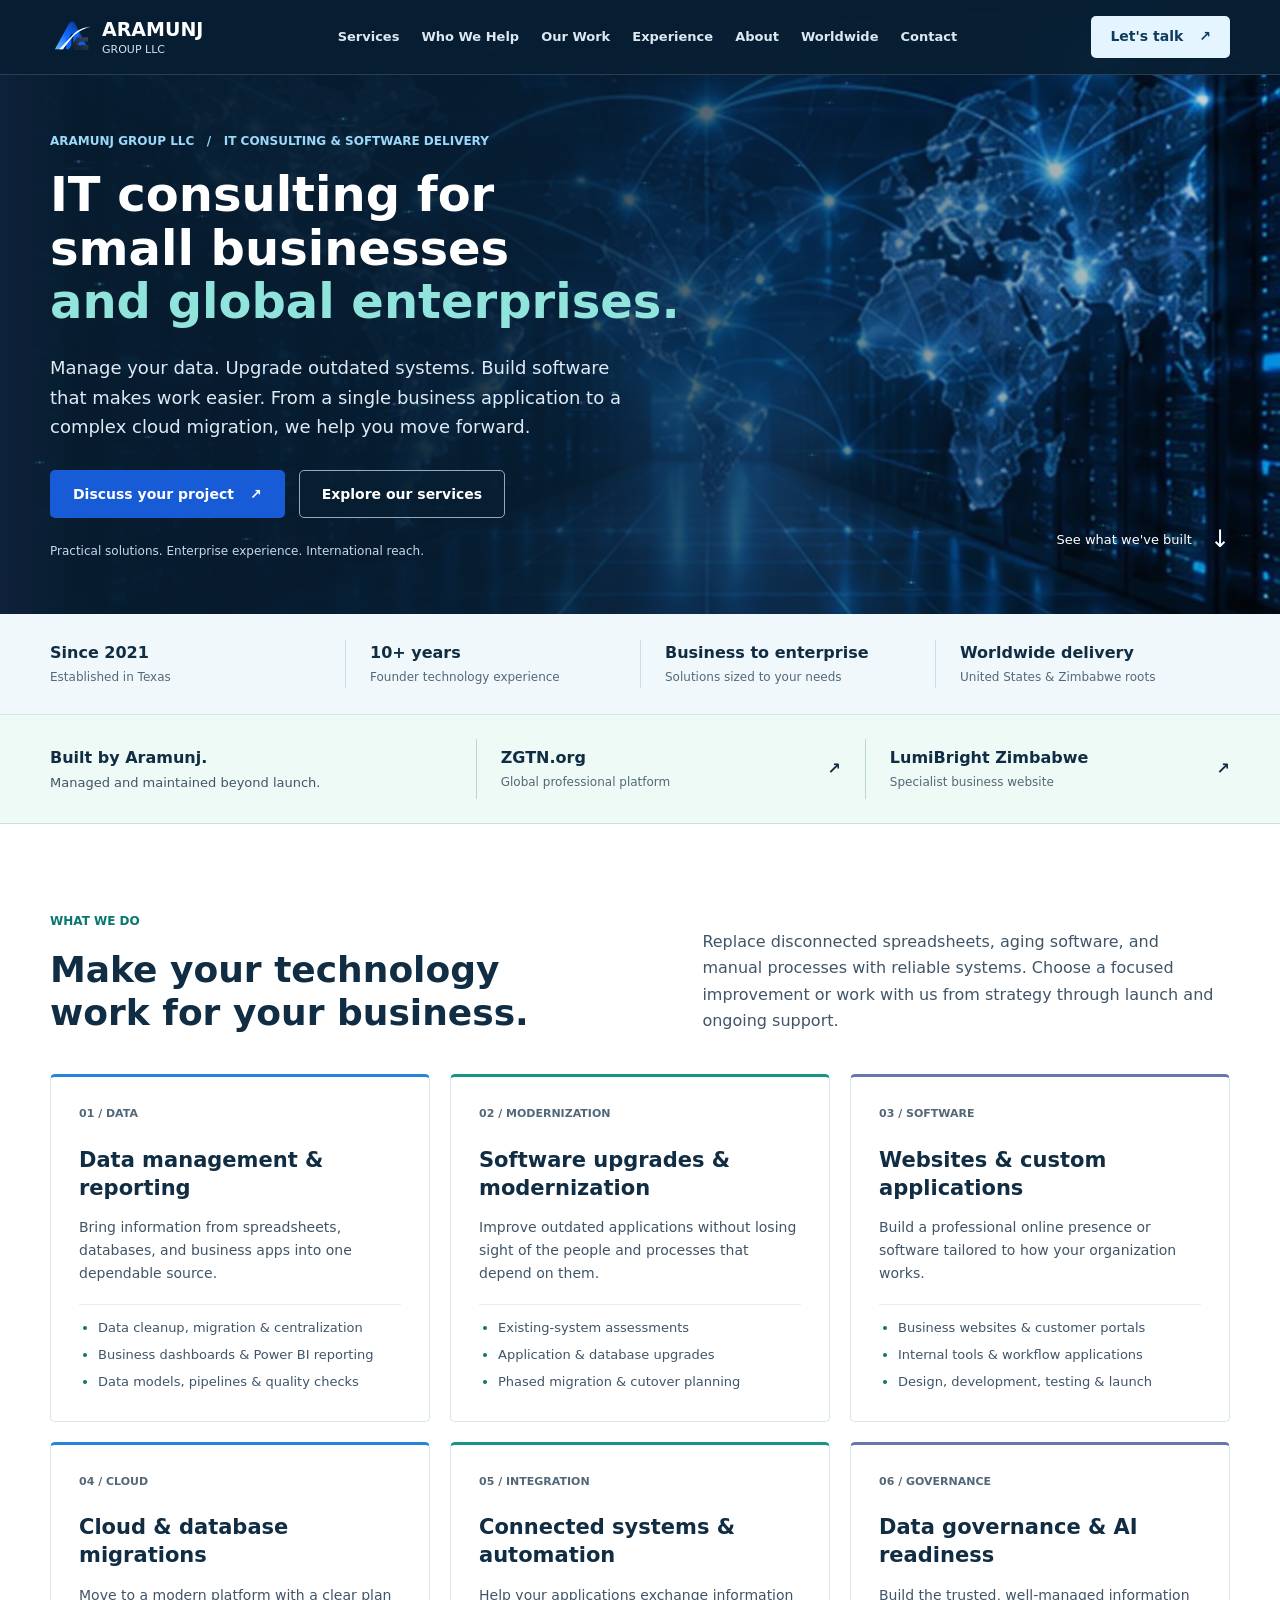
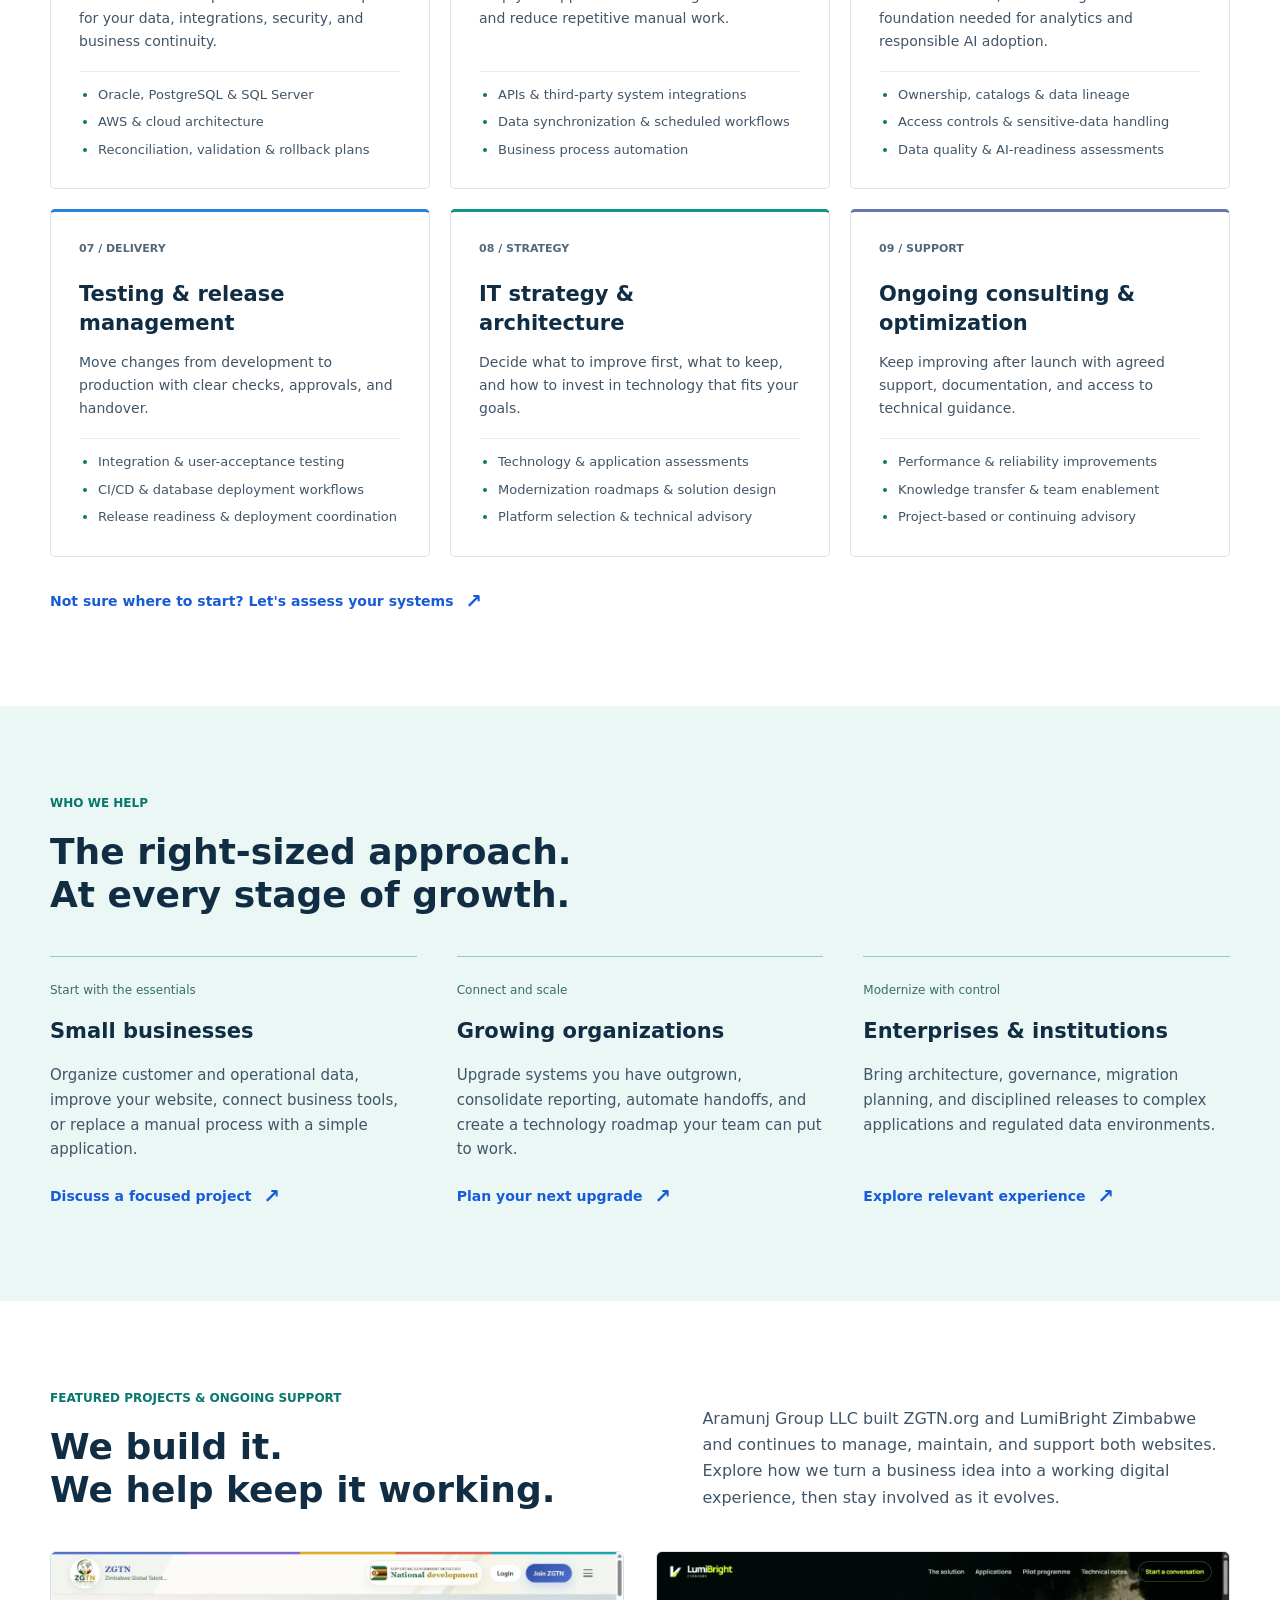
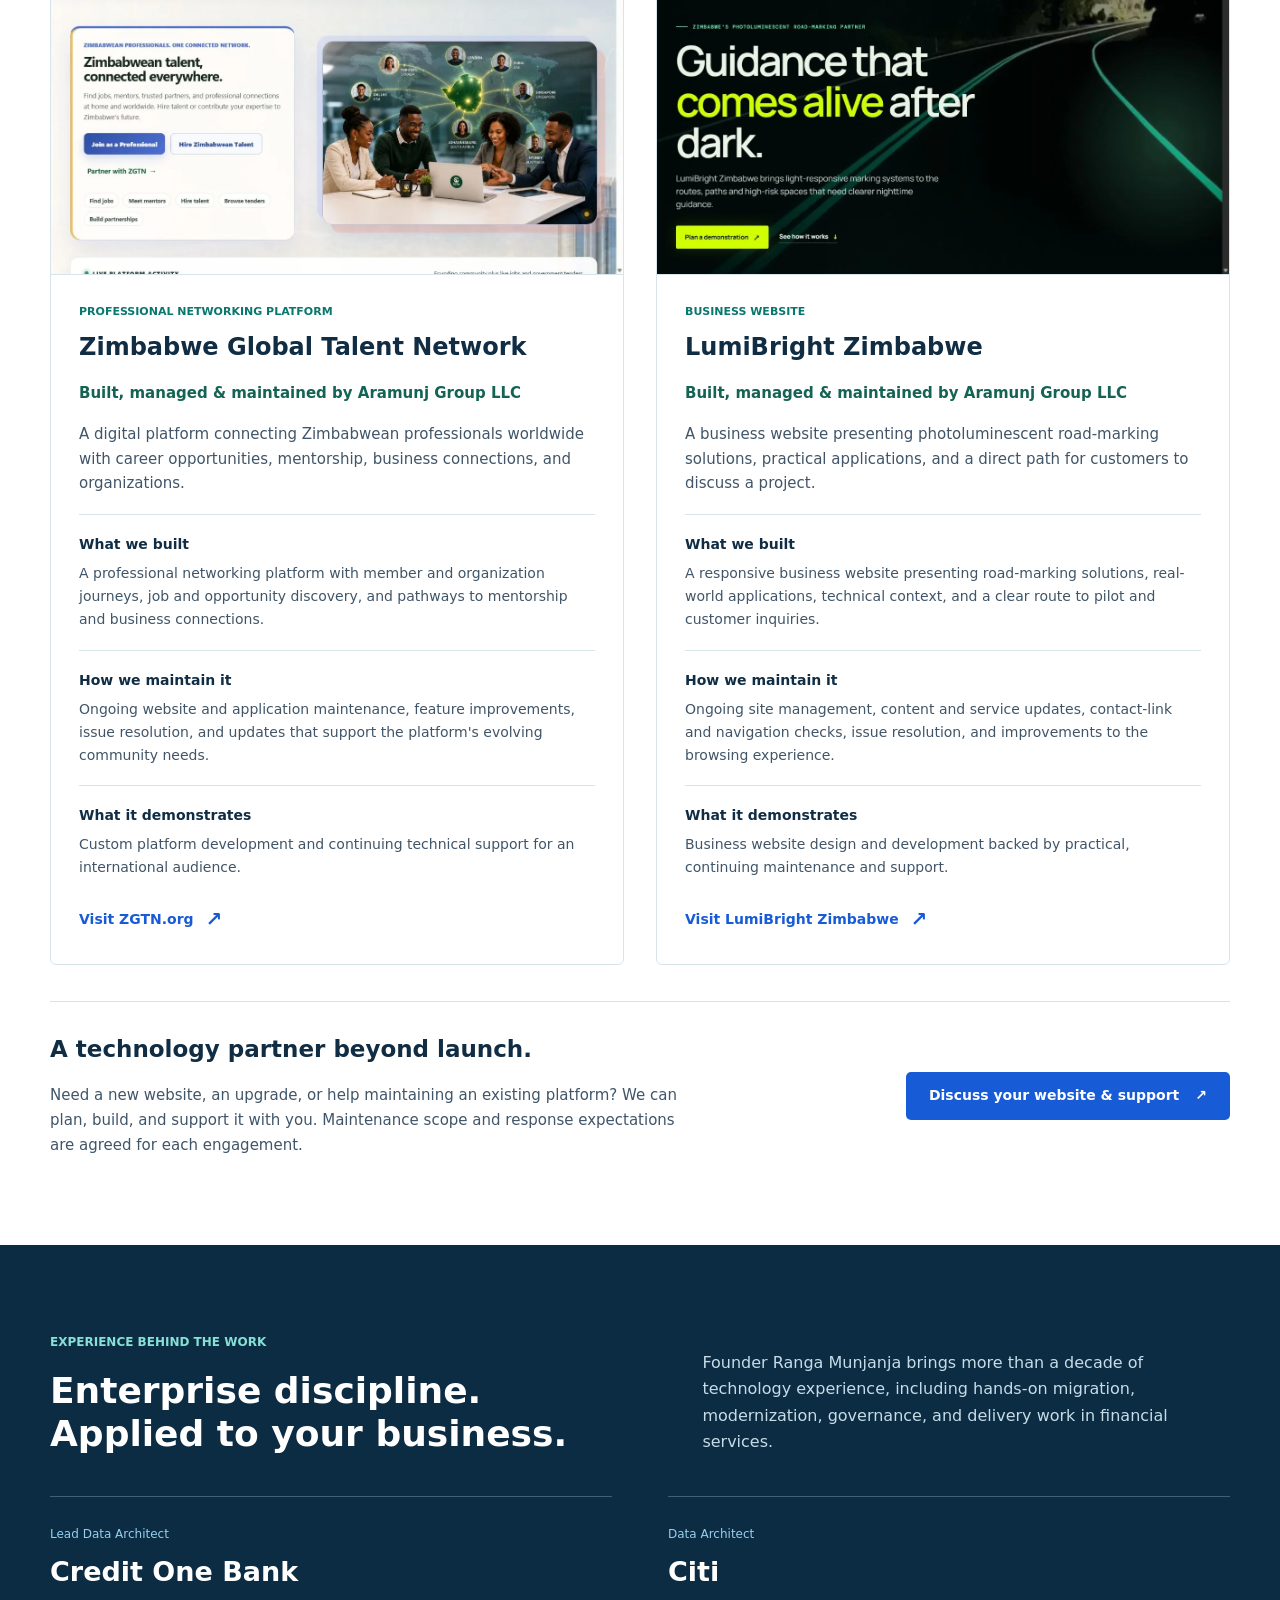
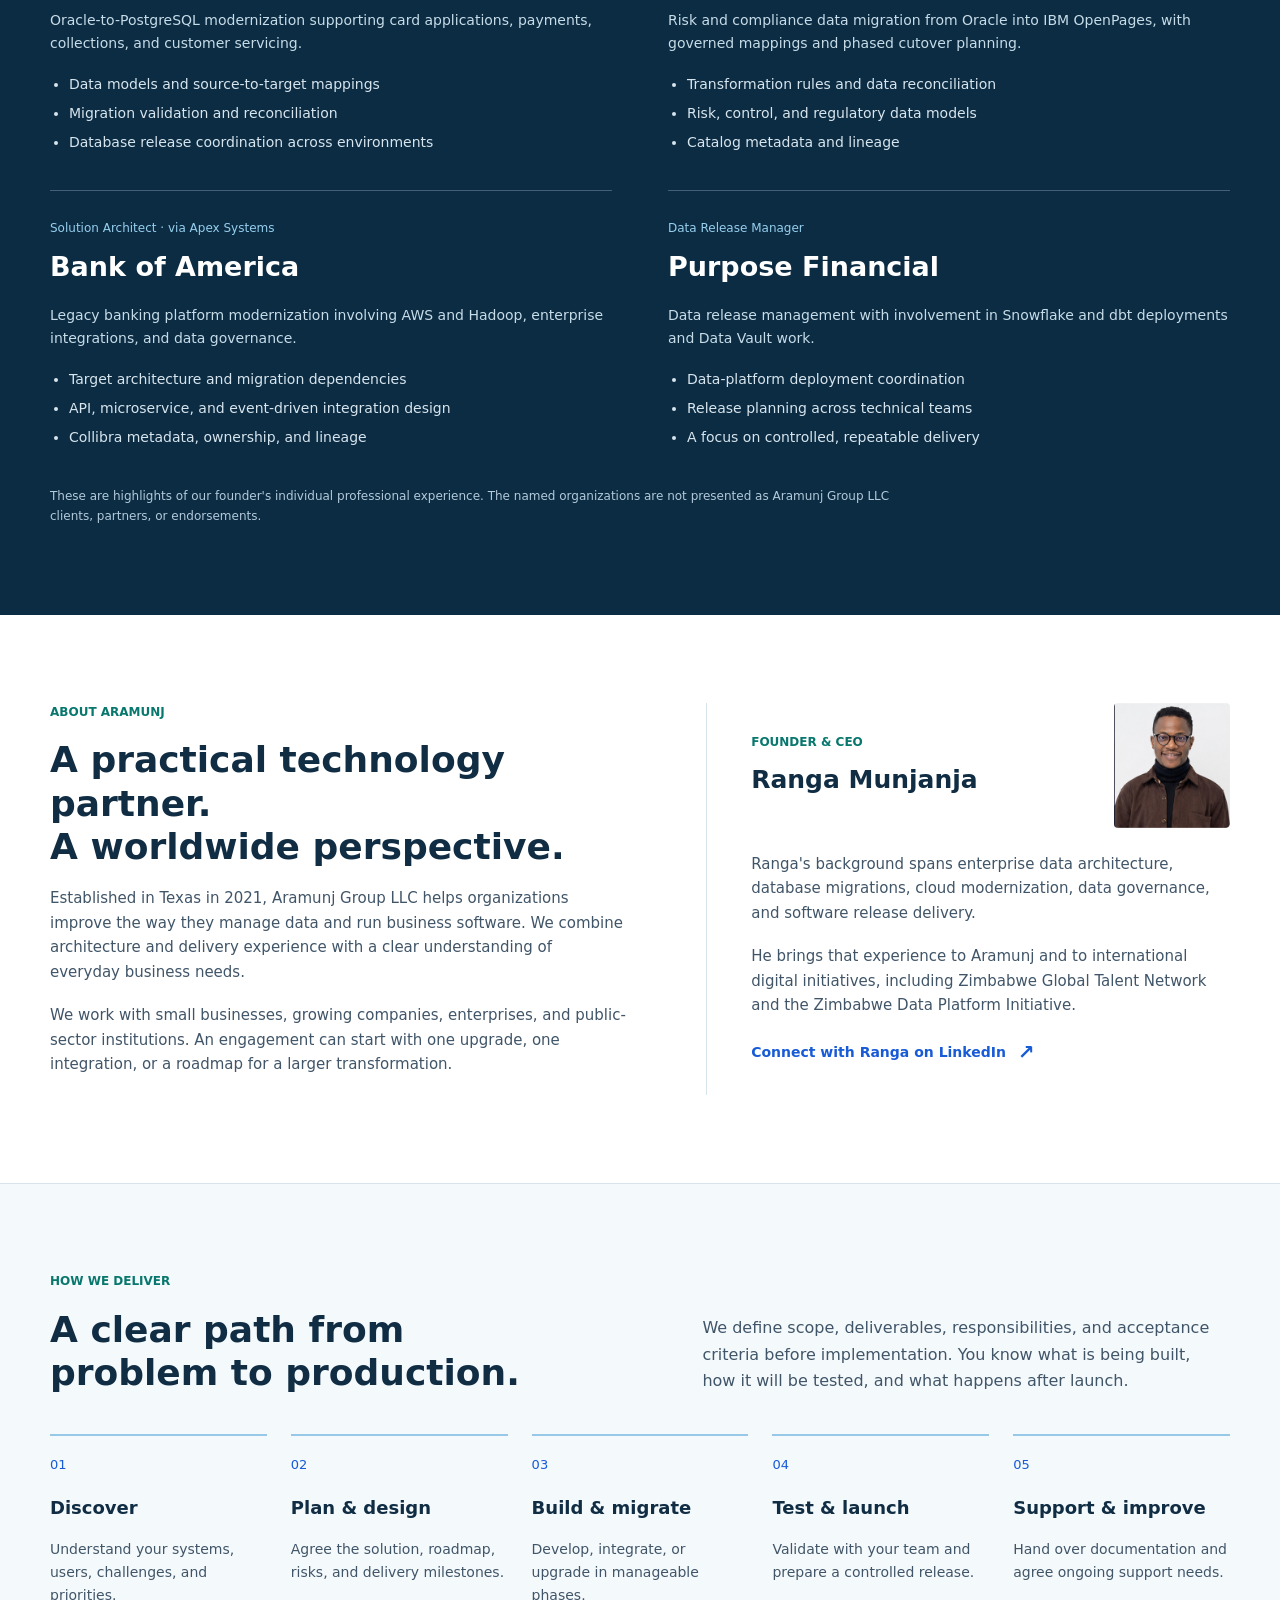
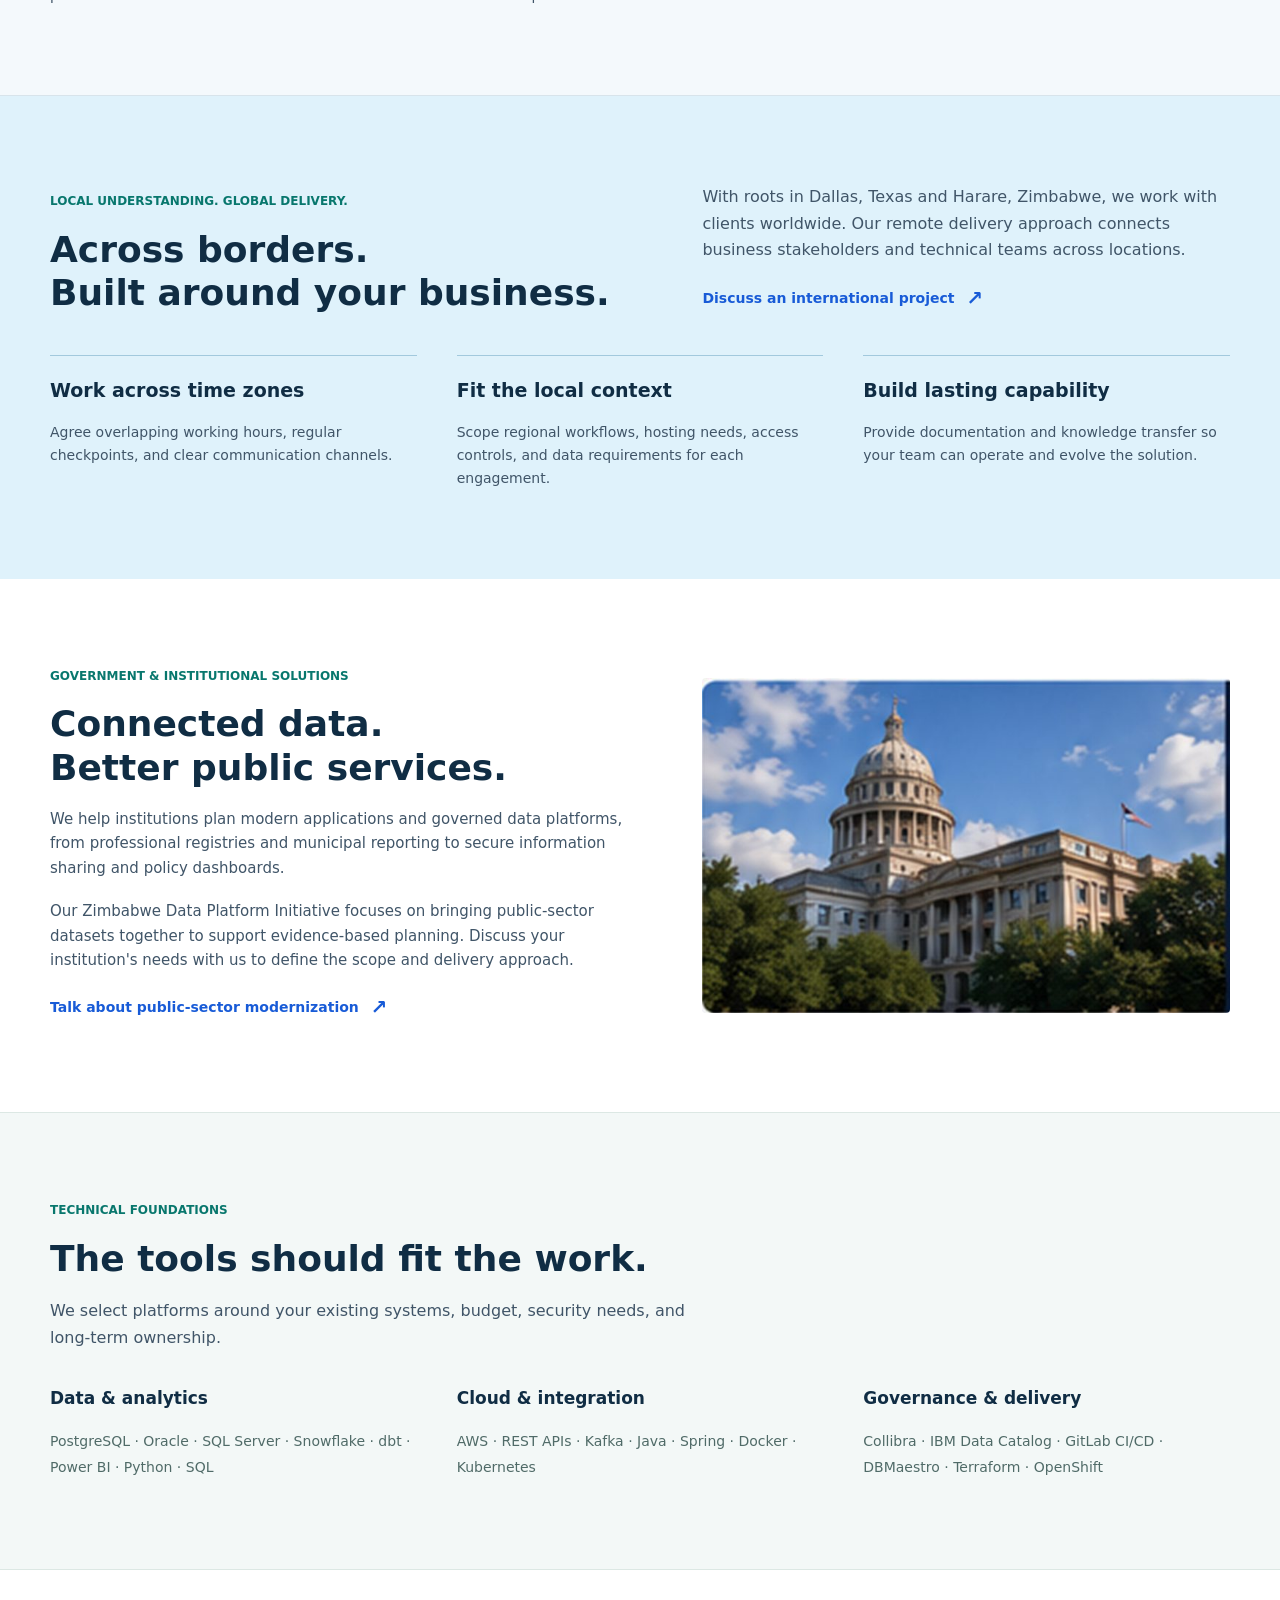
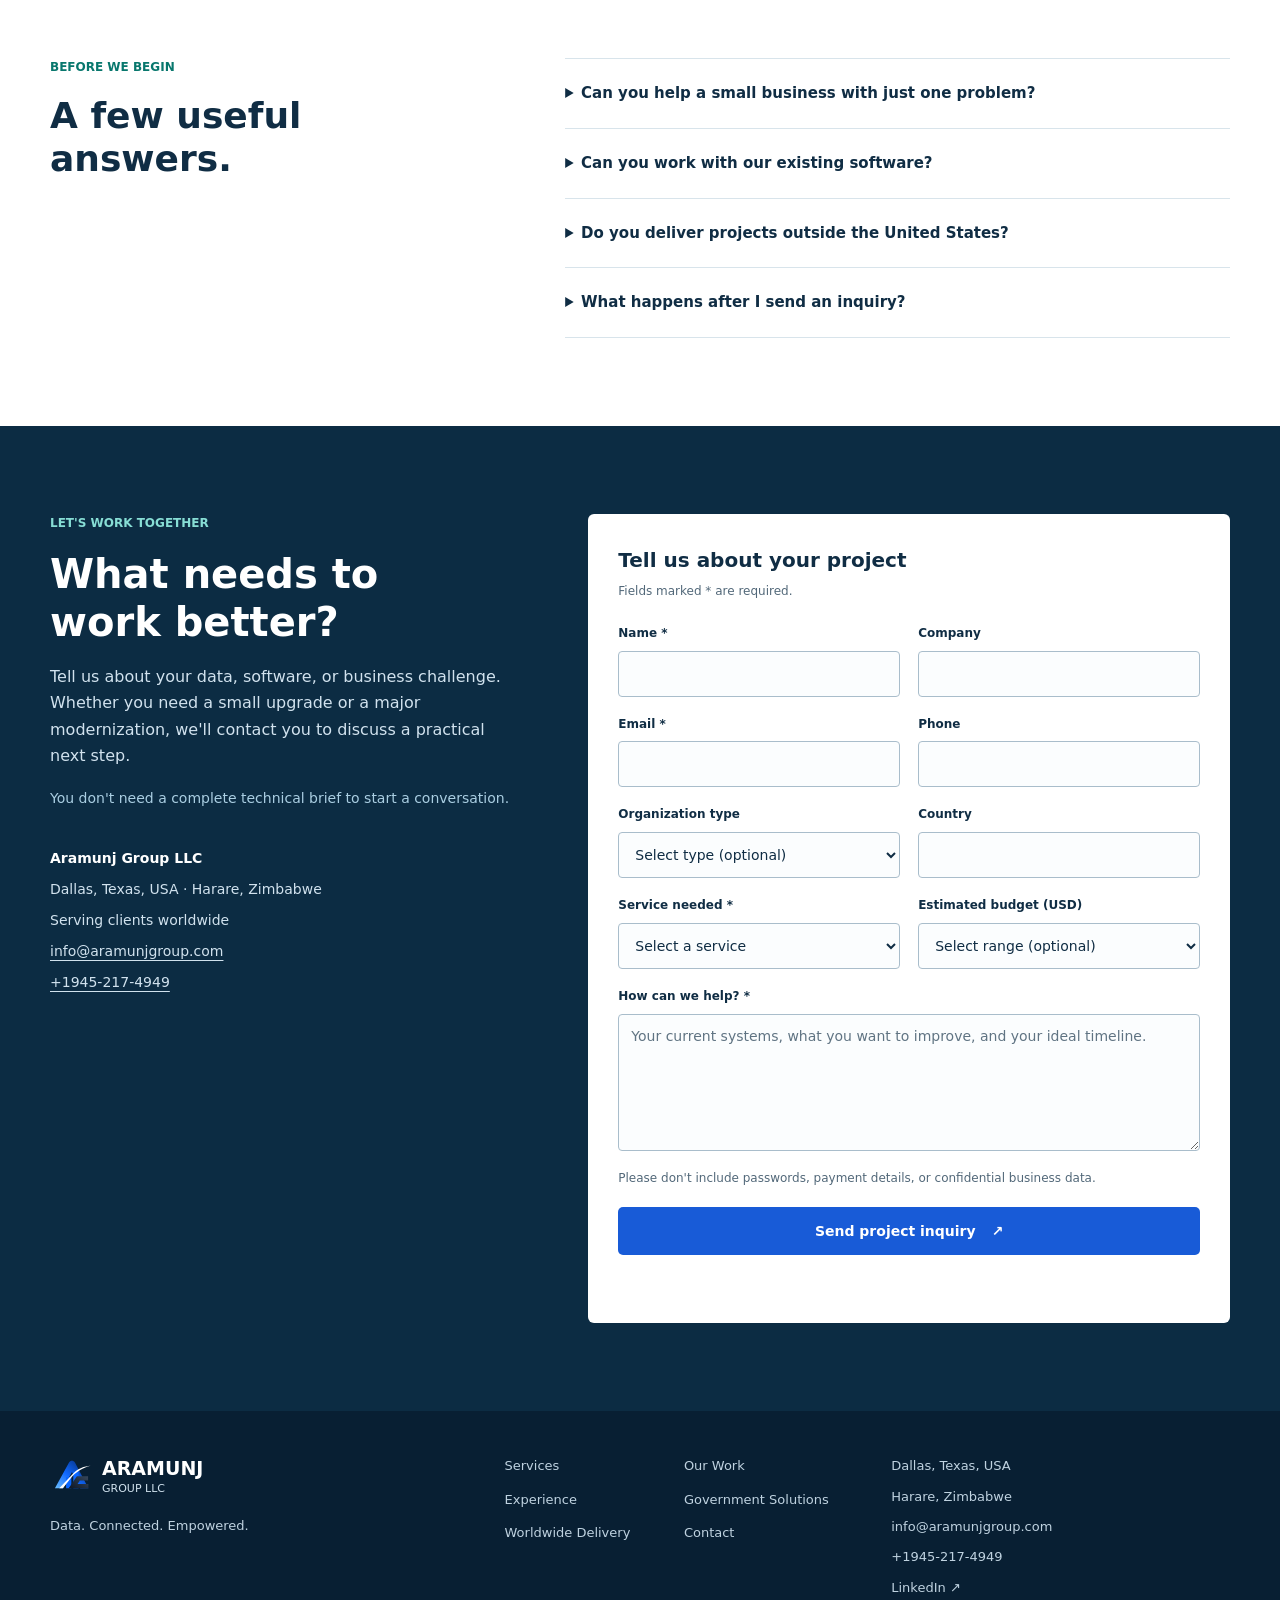
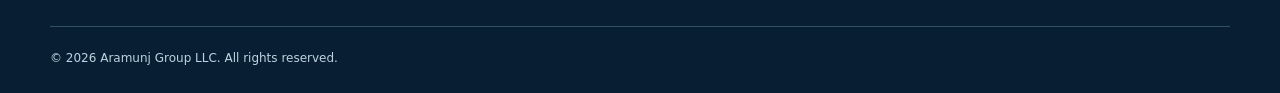
<file: index.html>
<!doctype html>
<html lang="en">
  <head>
    <meta charset="utf-8" />
    <meta name="viewport" content="width=device-width, initial-scale=1" />
    <title>
      Aramunj Group LLC | IT Consulting, Software Modernization & Data
      Management
    </title>
    <meta
      name="description"
      content="IT consulting for small businesses and enterprises worldwide. Aramunj Group LLC manages data, upgrades business software, builds applications, and delivers cloud and database migrations."
    />
    <meta name="theme-color" content="#092a46" />
    <meta
      property="og:title"
      content="Aramunj Group LLC | Practical IT. Enterprise experience."
    />
    <meta
      property="og:description"
      content="Manage your data. Modernize your software. Connect your business. IT consulting and software delivery for small businesses and enterprises worldwide."
    />
    <meta property="og:type" content="website" />
    <meta property="og:url" content="https://aramunj.com/" />
    <meta
      property="og:image"
      content="https://aramunj.com/assets/enterprise-data-platform.jpg"
    />
    <link rel="canonical" href="https://aramunj.com/" />
    <link rel="icon" href="assets/aramunj-mark.svg" type="image/svg+xml" />
    <link
      rel="preload"
      as="image"
      href="assets/enterprise-data-platform.jpg"
      fetchpriority="high"
    />
    <link rel="stylesheet" href="styles.css?v=20261111-1" />
    <script type="application/ld+json">
      {
        "@context": "https://schema.org",
        "@type": "ProfessionalService",
        "name": "Aramunj Group LLC",
        "url": "https://aramunj.com/",
        "logo": "https://aramunj.com/assets/aramunj-mark.svg",
        "image": "https://aramunj.com/assets/enterprise-data-platform.jpg",
        "description": "IT consulting, business software modernization, custom applications, data management, database migration, cloud architecture, and release management for small businesses and enterprises worldwide.",
        "foundingDate": "2021",
        "founder": {
          "@type": "Person",
          "name": "Ranga Munjanja",
          "jobTitle": "Founder and Chief Executive Officer",
          "sameAs": "https://www.linkedin.com/in/ranga-munjanja-940926229"
        },
        "address": [
          {
            "@type": "PostalAddress",
            "addressLocality": "Dallas",
            "addressRegion": "Texas",
            "addressCountry": "US"
          },
          {
            "@type": "PostalAddress",
            "addressLocality": "Harare",
            "addressCountry": "ZW"
          }
        ],
        "email": "info@aramunjgroup.com",
        "telephone": "+19452174949",
        "areaServed": "Worldwide",
        "knowsAbout": [
          "Software modernization",
          "Data management",
          "Database migration",
          "Cloud architecture",
          "Custom software development",
          "Data governance",
          "Data release management"
        ]
      }
    </script>
  </head>
  <body>
    <a class="skip-link" href="#main">Skip to content</a>
    <header class="site-header" data-elevate>
      <a class="brand" href="#home" aria-label="Aramunj Group LLC home"
        ><img
          src="assets/aramunj-mark.svg"
          alt=""
          width="46"
          height="46"
        /><span><strong>Aramunj</strong><small>Group LLC</small></span></a
      >
      <button
        class="nav-toggle"
        type="button"
        aria-expanded="false"
        aria-controls="primaryNav"
      >
        <span></span><span></span><span></span><span class="sr-only">Menu</span>
      </button>
      <nav id="primaryNav" aria-label="Primary navigation">
        <a href="#services">Services</a><a href="#who-we-help">Who We Help</a
        ><a href="#work">Our Work</a><a href="#experience">Experience</a
        ><a href="#about">About</a><a href="#worldwide">Worldwide</a
        ><a href="#contact">Contact</a>
      </nav>
      <a class="header-action" href="#contact"
        >Let's talk <span aria-hidden="true">&#8599;</span></a
      >
    </header>
    <main id="main" tabindex="-1">
      <section class="hero" id="home" aria-labelledby="hero-title">
        <div class="hero-media" aria-hidden="true">
          <img
            src="assets/enterprise-data-platform.jpg"
            alt=""
            width="1180"
            height="606"
            fetchpriority="high"
            decoding="async"
          />
        </div>
        <canvas class="hero-live-bg" aria-hidden="true"></canvas>
        <div class="hero-content">
          <p class="eyebrow">
            Aramunj Group LLC &nbsp; / &nbsp; IT consulting & software delivery
          </p>
          <h1 id="hero-title">
            IT consulting for<br />small businesses<br /><span
              >and global enterprises.</span
            >
          </h1>
          <p class="hero-subhead">
            Manage your data. Upgrade outdated systems. Build software that
            makes work easier. From a single business application to a complex
            cloud migration, we help you move forward.
          </p>
          <div class="hero-actions">
            <a class="button primary" href="#contact"
              >Discuss your project <span aria-hidden="true">&#8599;</span></a
            ><a class="button secondary" href="#services"
              >Explore our services</a
            >
          </div>
          <p class="hero-note">
            Practical solutions. Enterprise experience. International reach.
          </p>
        </div>
        <a class="hero-work-link" href="#work"
          >See what we've built <span aria-hidden="true">&#8595;</span></a
        >
      </section>
      <div class="trust-bar" aria-label="Company at a glance">
        <div><strong>Since 2021</strong><span>Established in Texas</span></div>
        <div>
          <strong>10+ years</strong><span>Founder technology experience</span>
        </div>
        <div>
          <strong>Business to enterprise</strong
          ><span>Solutions sized to your needs</span>
        </div>
        <div>
          <strong>Worldwide delivery</strong
          ><span>United States & Zimbabwe roots</span>
        </div>
      </div>

      <aside class="project-spotlight" aria-label="Featured Aramunj projects">
        <p>
          <strong>Built by Aramunj.</strong
          ><span>Managed and maintained beyond launch.</span>
        </p>
        <a href="#project-zgtn"
          ><span>ZGTN.org</span><small>Global professional platform</small
          ><span aria-hidden="true">&#8599;</span></a
        >
        <a href="#project-lumibright"
          ><span>LumiBright Zimbabwe</span
          ><small>Specialist business website</small
          ><span aria-hidden="true">&#8599;</span></a
        >
      </aside>

      <section class="section services" id="services">
        <div class="section-intro reveal">
          <div>
            <p class="eyebrow">What we do</p>
            <h2>Make your technology<br />work for your business.</h2>
          </div>
          <p>
            Replace disconnected spreadsheets, aging software, and manual
            processes with reliable systems. Choose a focused improvement or
            work with us from strategy through launch and ongoing support.
          </p>
        </div>
        <div class="service-grid">
          <article class="service-card reveal">
            <span class="service-number" aria-hidden="true">01 / DATA</span>
            <h3>Data management & reporting</h3>
            <p>
              Bring information from spreadsheets, databases, and business apps
              into one dependable source.
            </p>
            <ul>
              <li>Data cleanup, migration & centralization</li>
              <li>Business dashboards & Power BI reporting</li>
              <li>Data models, pipelines & quality checks</li>
            </ul>
          </article>
          <article class="service-card reveal">
            <span class="service-number" aria-hidden="true"
              >02 / MODERNIZATION</span
            >
            <h3>Software upgrades & modernization</h3>
            <p>
              Improve outdated applications without losing sight of the people
              and processes that depend on them.
            </p>
            <ul>
              <li>Existing-system assessments</li>
              <li>Application & database upgrades</li>
              <li>Phased migration & cutover planning</li>
            </ul>
          </article>
          <article class="service-card reveal">
            <span class="service-number" aria-hidden="true">03 / SOFTWARE</span>
            <h3>Websites & custom applications</h3>
            <p>
              Build a professional online presence or software tailored to how
              your organization works.
            </p>
            <ul>
              <li>Business websites & customer portals</li>
              <li>Internal tools & workflow applications</li>
              <li>Design, development, testing & launch</li>
            </ul>
          </article>
          <article class="service-card reveal">
            <span class="service-number" aria-hidden="true">04 / CLOUD</span>
            <h3>Cloud & database migrations</h3>
            <p>
              Move to a modern platform with a clear plan for your data,
              integrations, security, and business continuity.
            </p>
            <ul>
              <li>Oracle, PostgreSQL & SQL Server</li>
              <li>AWS & cloud architecture</li>
              <li>Reconciliation, validation & rollback plans</li>
            </ul>
          </article>
          <article class="service-card reveal">
            <span class="service-number" aria-hidden="true"
              >05 / INTEGRATION</span
            >
            <h3>Connected systems & automation</h3>
            <p>
              Help your applications exchange information and reduce repetitive
              manual work.
            </p>
            <ul>
              <li>APIs & third-party system integrations</li>
              <li>Data synchronization & scheduled workflows</li>
              <li>Business process automation</li>
            </ul>
          </article>
          <article class="service-card reveal">
            <span class="service-number" aria-hidden="true"
              >06 / GOVERNANCE</span
            >
            <h3>Data governance & AI readiness</h3>
            <p>
              Build the trusted, well-managed information foundation needed for
              analytics and responsible AI adoption.
            </p>
            <ul>
              <li>Ownership, catalogs & data lineage</li>
              <li>Access controls & sensitive-data handling</li>
              <li>Data quality & AI-readiness assessments</li>
            </ul>
          </article>
          <article class="service-card reveal">
            <span class="service-number" aria-hidden="true">07 / DELIVERY</span>
            <h3>Testing & release management</h3>
            <p>
              Move changes from development to production with clear checks,
              approvals, and handover.
            </p>
            <ul>
              <li>Integration & user-acceptance testing</li>
              <li>CI/CD & database deployment workflows</li>
              <li>Release readiness & deployment coordination</li>
            </ul>
          </article>
          <article class="service-card reveal">
            <span class="service-number" aria-hidden="true">08 / STRATEGY</span>
            <h3>IT strategy & architecture</h3>
            <p>
              Decide what to improve first, what to keep, and how to invest in
              technology that fits your goals.
            </p>
            <ul>
              <li>Technology & application assessments</li>
              <li>Modernization roadmaps & solution design</li>
              <li>Platform selection & technical advisory</li>
            </ul>
          </article>
          <article class="service-card reveal">
            <span class="service-number" aria-hidden="true">09 / SUPPORT</span>
            <h3>Ongoing consulting & optimization</h3>
            <p>
              Keep improving after launch with agreed support, documentation,
              and access to technical guidance.
            </p>
            <ul>
              <li>Performance & reliability improvements</li>
              <li>Knowledge transfer & team enablement</li>
              <li>Project-based or continuing advisory</li>
            </ul>
          </article>
        </div>
        <a class="text-link section-link" href="#contact"
          >Not sure where to start? Let's assess your systems
          <span aria-hidden="true">&#8599;</span></a
        >
      </section>

      <section class="section audience" id="who-we-help">
        <p class="eyebrow reveal">Who we help</p>
        <h2 class="reveal">
          The right-sized approach.<br />At every stage of growth.
        </h2>
        <div class="audience-grid">
          <article class="reveal">
            <span class="audience-label">Start with the essentials</span>
            <h3>Small businesses</h3>
            <p>
              Organize customer and operational data, improve your website,
              connect business tools, or replace a manual process with a simple
              application.
            </p>
            <a class="text-link" href="#contact"
              >Discuss a focused project
              <span aria-hidden="true">&#8599;</span></a
            >
          </article>
          <article class="reveal">
            <span class="audience-label">Connect and scale</span>
            <h3>Growing organizations</h3>
            <p>
              Upgrade systems you have outgrown, consolidate reporting, automate
              handoffs, and create a technology roadmap your team can put to
              work.
            </p>
            <a class="text-link" href="#contact"
              >Plan your next upgrade <span aria-hidden="true">&#8599;</span></a
            >
          </article>
          <article class="reveal">
            <span class="audience-label">Modernize with control</span>
            <h3>Enterprises & institutions</h3>
            <p>
              Bring architecture, governance, migration planning, and
              disciplined releases to complex applications and regulated data
              environments.
            </p>
            <a class="text-link" href="#experience"
              >Explore relevant experience
              <span aria-hidden="true">&#8599;</span></a
            >
          </article>
        </div>
      </section>

      <section class="section portfolio" id="work">
        <div class="section-intro reveal">
          <div>
            <p class="eyebrow">Featured projects & ongoing support</p>
            <h2>We build it.<br />We help keep it working.</h2>
          </div>
          <p>
            Aramunj Group LLC built ZGTN.org and LumiBright Zimbabwe and
            continues to manage, maintain, and support both websites. Explore
            how we turn a business idea into a working digital experience, then
            stay involved as it evolves.
          </p>
        </div>
        <div class="portfolio-grid">
          <article
            class="project-card reveal"
            id="project-zgtn"
            aria-labelledby="project-zgtn-title"
          >
            <a
              class="project-image"
              href="https://zgtn.org/"
              target="_blank"
              rel="noopener noreferrer"
              aria-label="Visit Zimbabwe Global Talent Network (opens in a new tab)"
              ><img
                src="assets/portfolio-zgtn.webp"
                alt="Zimbabwe Global Talent Network website with professional networking and career opportunities"
                width="1265"
                height="713"
                loading="lazy"
                decoding="async"
            /></a>
            <div class="project-copy">
              <p class="eyebrow">Professional networking platform</p>
              <h3 id="project-zgtn-title">Zimbabwe Global Talent Network</h3>
              <p class="project-role">
                Built, managed & maintained by Aramunj Group LLC
              </p>
              <p>
                A digital platform connecting Zimbabwean professionals worldwide
                with career opportunities, mentorship, business connections, and
                organizations.
              </p>
              <dl class="project-details">
                <div>
                  <dt>What we built</dt>
                  <dd>
                    A professional networking platform with member and
                    organization journeys, job and opportunity discovery, and
                    pathways to mentorship and business connections.
                  </dd>
                </div>
                <div>
                  <dt>How we maintain it</dt>
                  <dd>
                    Ongoing website and application maintenance, feature
                    improvements, issue resolution, and updates that support the
                    platform's evolving community needs.
                  </dd>
                </div>
                <div>
                  <dt>What it demonstrates</dt>
                  <dd>
                    Custom platform development and continuing technical support
                    for an international audience.
                  </dd>
                </div>
              </dl>
              <a
                class="text-link"
                href="https://zgtn.org/"
                target="_blank"
                rel="noopener noreferrer"
                >Visit ZGTN.org <span aria-hidden="true">&#8599;</span
                ><span class="sr-only"> (opens in a new tab)</span></a
              >
            </div>
          </article>
          <article
            class="project-card reveal"
            id="project-lumibright"
            aria-labelledby="project-lumibright-title"
          >
            <a
              class="project-image"
              href="https://lumibrightzim.com/"
              target="_blank"
              rel="noopener noreferrer"
              aria-label="Visit LumiBright Zimbabwe (opens in a new tab)"
              ><img
                src="assets/portfolio-lumibright.webp"
                alt="LumiBright Zimbabwe website presenting photoluminescent road-marking solutions"
                width="1265"
                height="713"
                loading="lazy"
                decoding="async"
            /></a>
            <div class="project-copy">
              <p class="eyebrow">Business website</p>
              <h3 id="project-lumibright-title">LumiBright Zimbabwe</h3>
              <p class="project-role">
                Built, managed & maintained by Aramunj Group LLC
              </p>
              <p>
                A business website presenting photoluminescent road-marking
                solutions, practical applications, and a direct path for
                customers to discuss a project.
              </p>
              <dl class="project-details">
                <div>
                  <dt>What we built</dt>
                  <dd>
                    A responsive business website presenting road-marking
                    solutions, real-world applications, technical context, and a
                    clear route to pilot and customer inquiries.
                  </dd>
                </div>
                <div>
                  <dt>How we maintain it</dt>
                  <dd>
                    Ongoing site management, content and service updates,
                    contact-link and navigation checks, issue resolution, and
                    improvements to the browsing experience.
                  </dd>
                </div>
                <div>
                  <dt>What it demonstrates</dt>
                  <dd>
                    Business website design and development backed by practical,
                    continuing maintenance and support.
                  </dd>
                </div>
              </dl>
              <a
                class="text-link"
                href="https://lumibrightzim.com/"
                target="_blank"
                rel="noopener noreferrer"
                >Visit LumiBright Zimbabwe
                <span aria-hidden="true">&#8599;</span
                ><span class="sr-only"> (opens in a new tab)</span></a
              >
            </div>
          </article>
        </div>
        <div class="portfolio-support reveal">
          <div>
            <h3>A technology partner beyond launch.</h3>
            <p>
              Need a new website, an upgrade, or help maintaining an existing
              platform? We can plan, build, and support it with you. Maintenance
              scope and response expectations are agreed for each engagement.
            </p>
          </div>
          <a class="button primary" href="#contact"
            >Discuss your website & support
            <span aria-hidden="true">&#8599;</span></a
          >
        </div>
      </section>

      <section class="section experience" id="experience">
        <div class="section-intro reveal">
          <div>
            <p class="eyebrow">Experience behind the work</p>
            <h2>Enterprise discipline.<br />Applied to your business.</h2>
          </div>
          <p>
            Founder Ranga Munjanja brings more than a decade of technology
            experience, including hands-on migration, modernization, governance,
            and delivery work in financial services.
          </p>
        </div>
        <div class="experience-grid">
          <article class="experience-item reveal">
            <p class="role-label">Lead Data Architect</p>
            <h3>Credit One Bank</h3>
            <p>
              Oracle-to-PostgreSQL modernization supporting card applications,
              payments, collections, and customer servicing.
            </p>
            <ul>
              <li>Data models and source-to-target mappings</li>
              <li>Migration validation and reconciliation</li>
              <li>Database release coordination across environments</li>
            </ul>
          </article>
          <article class="experience-item reveal">
            <p class="role-label">Data Architect</p>
            <h3>Citi</h3>
            <p>
              Risk and compliance data migration from Oracle into IBM OpenPages,
              with governed mappings and phased cutover planning.
            </p>
            <ul>
              <li>Transformation rules and data reconciliation</li>
              <li>Risk, control, and regulatory data models</li>
              <li>Catalog metadata and lineage</li>
            </ul>
          </article>
          <article class="experience-item reveal">
            <p class="role-label">
              Solution Architect &middot; via Apex Systems
            </p>
            <h3>Bank of America</h3>
            <p>
              Legacy banking platform modernization involving AWS and Hadoop,
              enterprise integrations, and data governance.
            </p>
            <ul>
              <li>Target architecture and migration dependencies</li>
              <li>API, microservice, and event-driven integration design</li>
              <li>Collibra metadata, ownership, and lineage</li>
            </ul>
          </article>
          <article class="experience-item reveal">
            <p class="role-label">Data Release Manager</p>
            <h3>Purpose Financial</h3>
            <p>
              Data release management with involvement in Snowflake and dbt
              deployments and Data Vault work.
            </p>
            <ul>
              <li>Data-platform deployment coordination</li>
              <li>Release planning across technical teams</li>
              <li>A focus on controlled, repeatable delivery</li>
            </ul>
          </article>
        </div>
        <p class="experience-note">
          These are highlights of our founder's individual professional
          experience. The named organizations are not presented as Aramunj Group
          LLC clients, partners, or endorsements.
        </p>
      </section>

      <section class="section about" id="about">
        <div class="about-grid">
          <div class="reveal">
            <p class="eyebrow">About Aramunj</p>
            <h2>
              A practical technology partner.<br />A worldwide perspective.
            </h2>
            <p>
              Established in Texas in 2021, Aramunj Group LLC helps
              organizations improve the way they manage data and run business
              software. We combine architecture and delivery experience with a
              clear understanding of everyday business needs.
            </p>
            <p>
              We work with small businesses, growing companies, enterprises, and
              public-sector institutions. An engagement can start with one
              upgrade, one integration, or a roadmap for a larger
              transformation.
            </p>
          </div>
          <div class="founder-copy reveal" id="founder">
            <div class="founder-title-row">
              <div>
                <p class="eyebrow">Founder & CEO</p>
                <h3>Ranga Munjanja</h3>
              </div>
              <img
                class="founder-image"
                src="assets/founder-ranga-munjanja.jpg"
                alt="Ranga Munjanja Founder and CEO of Aramunj Group LLC"
                width="116"
                height="125"
                loading="lazy"
                decoding="async"
              />
            </div>
            <p>
              Ranga's background spans enterprise data architecture, database
              migrations, cloud modernization, data governance, and software
              release delivery.
            </p>
            <p>
              He brings that experience to Aramunj and to international digital
              initiatives, including Zimbabwe Global Talent Network and the
              Zimbabwe Data Platform Initiative.
            </p>
            <a
              class="text-link"
              href="https://www.linkedin.com/in/ranga-munjanja-940926229"
              target="_blank"
              rel="noopener noreferrer"
              >Connect with Ranga on LinkedIn
              <span aria-hidden="true">&#8599;</span
              ><span class="sr-only"> (opens in a new tab)</span></a
            >
          </div>
        </div>
      </section>

      <section class="section delivery" id="delivery">
        <div class="section-intro reveal">
          <div>
            <p class="eyebrow">How we deliver</p>
            <h2>A clear path from<br />problem to production.</h2>
          </div>
          <p>
            We define scope, deliverables, responsibilities, and acceptance
            criteria before implementation. You know what is being built, how it
            will be tested, and what happens after launch.
          </p>
        </div>
        <ol class="delivery-steps">
          <li class="reveal">
            <h3>Discover</h3>
            <p>Understand your systems, users, challenges, and priorities.</p>
          </li>
          <li class="reveal">
            <h3>Plan & design</h3>
            <p>Agree the solution, roadmap, risks, and delivery milestones.</p>
          </li>
          <li class="reveal">
            <h3>Build & migrate</h3>
            <p>Develop, integrate, or upgrade in manageable phases.</p>
          </li>
          <li class="reveal">
            <h3>Test & launch</h3>
            <p>Validate with your team and prepare a controlled release.</p>
          </li>
          <li class="reveal">
            <h3>Support & improve</h3>
            <p>Hand over documentation and agree ongoing support needs.</p>
          </li>
        </ol>
      </section>

      <section class="section worldwide" id="worldwide">
        <div class="section-intro reveal">
          <div>
            <p class="eyebrow">Local understanding. Global delivery.</p>
            <h2>Across borders.<br />Built around your business.</h2>
          </div>
          <div>
            <p>
              With roots in Dallas, Texas and Harare, Zimbabwe, we work with
              clients worldwide. Our remote delivery approach connects business
              stakeholders and technical teams across locations.
            </p>
            <a class="text-link" href="#contact"
              >Discuss an international project
              <span aria-hidden="true">&#8599;</span></a
            >
          </div>
        </div>
        <div class="worldwide-grid">
          <div class="reveal">
            <h3>Work across time zones</h3>
            <p>
              Agree overlapping working hours, regular checkpoints, and clear
              communication channels.
            </p>
          </div>
          <div class="reveal">
            <h3>Fit the local context</h3>
            <p>
              Scope regional workflows, hosting needs, access controls, and data
              requirements for each engagement.
            </p>
          </div>
          <div class="reveal">
            <h3>Build lasting capability</h3>
            <p>
              Provide documentation and knowledge transfer so your team can
              operate and evolve the solution.
            </p>
          </div>
        </div>
      </section>

      <section class="section government" id="government">
        <div class="government-grid">
          <div class="reveal">
            <p class="eyebrow">Government & institutional solutions</p>
            <h2>Connected data.<br />Better public services.</h2>
            <p>
              We help institutions plan modern applications and governed data
              platforms, from professional registries and municipal reporting to
              secure information sharing and policy dashboards.
            </p>
            <p>
              Our Zimbabwe Data Platform Initiative focuses on bringing
              public-sector datasets together to support evidence-based
              planning. Discuss your institution's needs with us to define the
              scope and delivery approach.
            </p>
            <a class="text-link" href="#contact"
              >Talk about public-sector modernization
              <span aria-hidden="true">&#8599;</span></a
            >
          </div>
          <img
            src="assets/government-digital-transformation.jpg"
            alt="Government building representing public-sector institutions"
            width="720"
            height="458"
            loading="lazy"
            decoding="async"
          />
        </div>
      </section>

      <section class="section technologies" id="specialties">
        <p class="eyebrow reveal">Technical foundations</p>
        <h2 class="reveal">The tools should fit the work.</h2>
        <p class="section-description reveal">
          We select platforms around your existing systems, budget, security
          needs, and long-term ownership.
        </p>
        <div class="technology-grid">
          <div>
            <h3>Data & analytics</h3>
            <p>
              PostgreSQL &middot; Oracle &middot; SQL Server &middot; Snowflake
              &middot; dbt &middot; Power BI &middot; Python &middot; SQL
            </p>
          </div>
          <div>
            <h3>Cloud & integration</h3>
            <p>
              AWS &middot; REST APIs &middot; Kafka &middot; Java &middot;
              Spring &middot; Docker &middot; Kubernetes
            </p>
          </div>
          <div>
            <h3>Governance & delivery</h3>
            <p>
              Collibra &middot; IBM Data Catalog &middot; GitLab CI/CD &middot;
              DBMaestro &middot; Terraform &middot; OpenShift
            </p>
          </div>
        </div>
      </section>

      <section class="section questions" aria-labelledby="questions-title">
        <div class="questions-grid">
          <div>
            <p class="eyebrow">Before we begin</p>
            <h2 id="questions-title">A few useful answers.</h2>
          </div>
          <div class="faq-list">
            <details>
              <summary>
                Can you help a small business with just one problem?
              </summary>
              <p>
                Yes. We can scope a focused project such as cleaning up a
                database, upgrading an application, building a website, or
                improving a report. A larger transformation is not a
                prerequisite.
              </p>
            </details>
            <details>
              <summary>Can you work with our existing software?</summary>
              <p>
                We start by assessing what you already use. The recommendation
                may be an upgrade, an integration, a targeted rebuild, or a
                migration, depending on the system's condition and your goals.
              </p>
            </details>
            <details>
              <summary>
                Do you deliver projects outside the United States?
              </summary>
              <p>
                Yes. We work with organizations internationally through remote
                collaboration. Time-zone coverage, regional requirements,
                delivery milestones, and support arrangements are agreed for
                each engagement.
              </p>
            </details>
            <details>
              <summary>What happens after I send an inquiry?</summary>
              <p>
                We review your needs and contact you to discuss your current
                systems, goals, and timeline. We then agree next steps and,
                where appropriate, prepare a scope and proposal.
              </p>
            </details>
          </div>
        </div>
      </section>

      <section class="section contact" id="contact">
        <div class="contact-grid">
          <div class="contact-copy reveal">
            <p class="eyebrow">Let's work together</p>
            <h2>What needs to<br />work better?</h2>
            <p>
              Tell us about your data, software, or business challenge. Whether
              you need a small upgrade or a major modernization, we'll contact
              you to discuss a practical next step.
            </p>
            <p class="contact-note">
              You don't need a complete technical brief to start a conversation.
            </p>
            <address>
              <strong>Aramunj Group LLC</strong
              ><span>Dallas, Texas, USA &middot; Harare, Zimbabwe</span
              ><span>Serving clients worldwide</span
              ><a href="mailto:info@aramunjgroup.com">info@aramunjgroup.com</a
              ><a href="tel:+19452174949">+1945-217-4949</a>
            </address>
          </div>
          <form id="leadForm" class="lead-form" aria-label="Project inquiry">
            <p class="form-intro full">
              Tell us about your project
              <span>Fields marked * are required.</span>
            </p>
            <label
              >Name *<input
                name="name"
                autocomplete="name"
                maxlength="200"
                required
            /></label>
            <label
              >Company<input
                name="company"
                autocomplete="organization"
                maxlength="200"
            /></label>
            <label
              >Email *<input
                name="email"
                type="email"
                autocomplete="email"
                maxlength="254"
                required
            /></label>
            <label
              >Phone<input
                name="phone"
                type="tel"
                autocomplete="tel"
                maxlength="60"
            /></label>
            <label
              >Organization type<select name="organization">
                <option value="">Select type (optional)</option>
                <option>Small business</option>
                <option>Growing company</option>
                <option>Enterprise</option>
                <option>Government or public sector</option>
                <option>Nonprofit or institution</option>
                <option>Other</option>
              </select></label
            >
            <label
              >Country<input
                name="country"
                autocomplete="country-name"
                maxlength="100"
            /></label>
            <label
              >Service needed *<select name="project_type" required>
                <option value="">Select a service</option>
                <option>Data Management & Reporting</option>
                <option>Software Upgrades & Modernization</option>
                <option>Websites & Custom Applications</option>
                <option>Cloud & Database Migrations</option>
                <option>Systems Integration & Automation</option>
                <option>Data Governance & AI Readiness</option>
                <option>Testing & Release Management</option>
                <option>IT Strategy & Architecture</option>
                <option>Ongoing Consulting & Support</option>
                <option>Government Digital Transformation</option>
                <option>Not sure yet - let's discuss</option>
              </select></label
            >
            <label
              >Estimated budget (USD)<select name="budget">
                <option value="">Select range (optional)</option>
                <option>Not sure yet</option>
                <option>Under $5,000</option>
                <option>$5,000 - $25,000</option>
                <option>$25,000 - $100,000</option>
                <option>$100,000+</option>
              </select></label
            >
            <label class="full"
              >How can we help? *<textarea
                name="message"
                rows="5"
                maxlength="10000"
                placeholder="Your current systems, what you want to improve, and your ideal timeline."
                required
              ></textarea>
            </label>
            <p class="form-help full">
              Please don't include passwords, payment details, or confidential
              business data.
            </p>
            <button class="button primary full" type="submit">
              Send project inquiry <span aria-hidden="true">&#8599;</span>
            </button>
            <p
              id="formStatus"
              class="form-status full"
              role="status"
              aria-live="polite"
            ></p>
          </form>
        </div>
      </section>
    </main>
    <footer class="site-footer">
      <div class="footer-grid">
        <div>
          <a class="brand" href="#home" aria-label="Aramunj Group LLC home"
            ><img
              src="assets/aramunj-mark.svg"
              alt=""
              width="46"
              height="46"
            /><span><strong>Aramunj</strong><small>Group LLC</small></span></a
          >
          <p>Data. Connected. Empowered.</p>
        </div>
        <nav class="footer-links" aria-label="Footer navigation">
          <a href="#services">Services</a><a href="#work">Our Work</a
          ><a href="#experience">Experience</a
          ><a href="#government">Government Solutions</a
          ><a href="#worldwide">Worldwide Delivery</a
          ><a href="#contact">Contact</a>
        </nav>
        <div class="footer-contact">
          <span>Dallas, Texas, USA</span><span>Harare, Zimbabwe</span
          ><a href="mailto:info@aramunjgroup.com">info@aramunjgroup.com</a
          ><a href="tel:+19452174949">+1945-217-4949</a
          ><a
            href="https://www.linkedin.com/in/ranga-munjanja-940926229"
            target="_blank"
            rel="noopener noreferrer"
            >LinkedIn <span aria-hidden="true">&#8599;</span
            ><span class="sr-only"> (opens in a new tab)</span></a
          >
        </div>
      </div>
      <p class="copyright">
        &copy; 2026 Aramunj Group LLC. All rights reserved.
      </p>
    </footer>
    <script src="script.js?v=20261111-2" defer></script>
  </body>
</html>
</file>
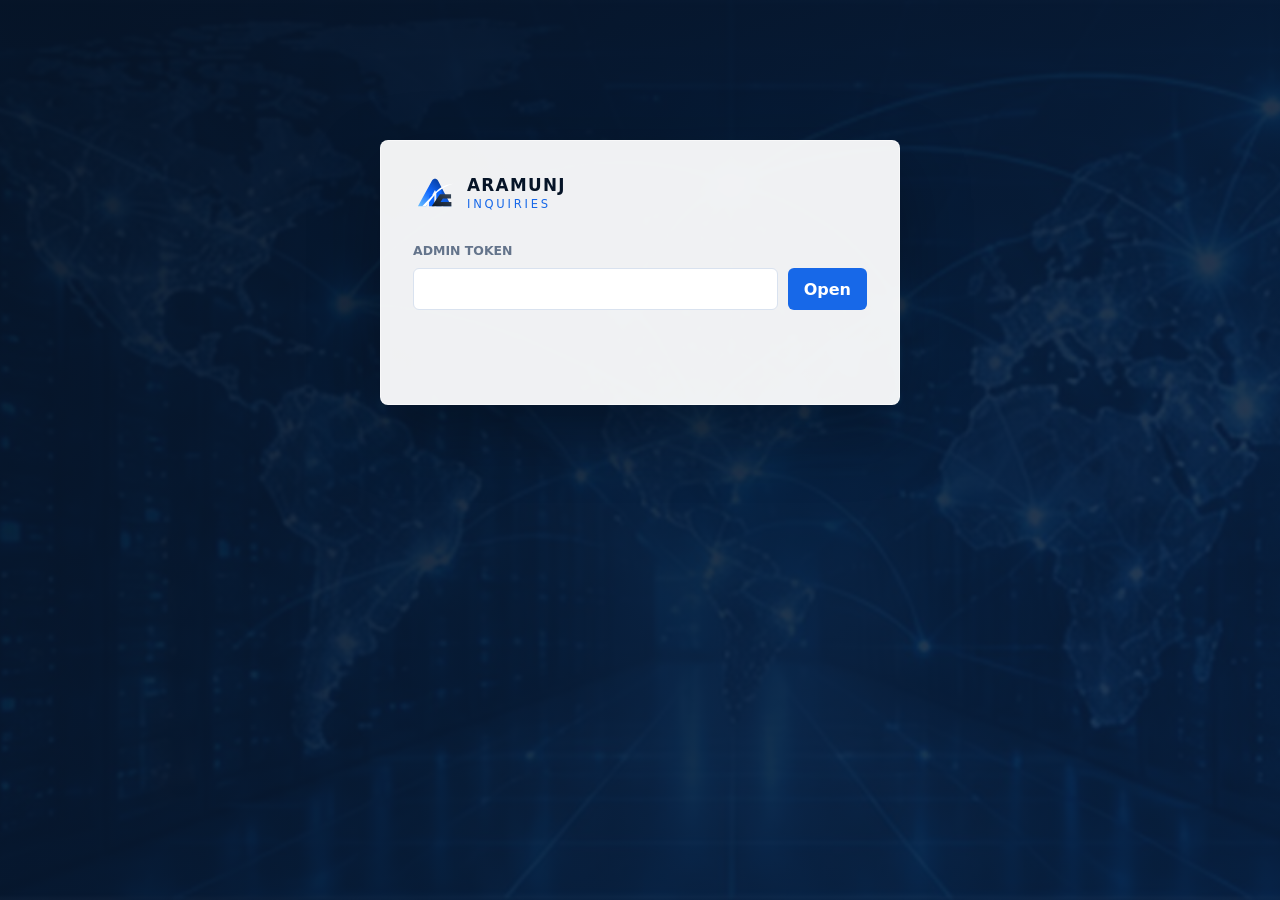
<file: inquiries.html>
<!doctype html>
<html lang="en">
  <head>
    <meta charset="utf-8" />
    <meta name="viewport" content="width=device-width, initial-scale=1" />
    <meta name="robots" content="noindex, nofollow" />
    <title>Aramunj Inquiries</title>
    <link rel="icon" href="assets/aramunj-mark.svg" type="image/svg+xml" />
    <link rel="stylesheet" href="inquiries.css" />
  </head>
  <body>
    <main class="dashboard-shell">
      <section class="auth-panel" id="authPanel">
        <div class="brand">
          <img src="assets/aramunj-mark.svg" alt="" width="42" height="42" />
          <span>
            <strong>Aramunj</strong>
            <small>Inquiries</small>
          </span>
        </div>
        <form id="tokenForm" class="token-form">
          <label for="adminToken">Admin token</label>
          <div class="token-row">
            <input id="adminToken" name="adminToken" type="password" autocomplete="current-password" required />
            <button type="submit">Open</button>
          </div>
          <p id="authStatus" role="status" aria-live="polite"></p>
        </form>
      </section>

      <section class="dashboard" id="dashboard" hidden>
        <header class="dashboard-header">
          <div class="brand">
            <img src="assets/aramunj-mark.svg" alt="" width="42" height="42" />
            <span>
              <strong>Aramunj</strong>
              <small>Inquiries</small>
            </span>
          </div>
          <div class="header-actions">
            <input id="searchInput" type="search" placeholder="Search inquiries" aria-label="Search inquiries" />
            <button id="refreshButton" type="button">Refresh</button>
            <button id="lockButton" type="button">Lock</button>
          </div>
        </header>

        <section class="metric-grid" aria-label="Inquiry metrics">
          <article>
            <span>Total</span>
            <strong id="totalCount">0</strong>
          </article>
          <article>
            <span>Latest</span>
            <strong id="latestDate">-</strong>
          </article>
          <article>
            <span>Storage</span>
            <strong id="storageType">-</strong>
          </article>
        </section>

        <section class="content-grid">
          <div class="lead-list" id="leadList" aria-label="Contact requests"></div>
          <article class="lead-detail" id="leadDetail">
            <p class="empty-state">Select an inquiry to view details.</p>
          </article>
        </section>

        <p class="sync-status" id="syncStatus" role="status" aria-live="polite"></p>
      </section>
    </main>
    <script src="inquiries.js" defer></script>
  </body>
</html>
</file>
<file: styles.css>
:root {
  --ink: #102d44;
  --text: #405568;
  --muted: #526879;
  --blue: #185bd7;
  --teal: #08776d;
  --line: #d8e4eb;
  --paper: #f4f9fc;
  --max: 1180px;
  --gutter: max(24px, calc((100% - var(--max)) / 2));
  color-scheme: light;
  font-family:
    Inter,
    ui-sans-serif,
    system-ui,
    -apple-system,
    BlinkMacSystemFont,
    "Segoe UI",
    sans-serif;
}

* {
  box-sizing: border-box;
}
html {
  scroll-behavior: smooth;
  scroll-padding-top: 100px;
}
body {
  margin: 0;
  color: var(--text);
  background: #fff;
  line-height: 1.65;
}
body.nav-open {
  overflow: hidden;
}
img {
  display: block;
  max-width: 100%;
}
a {
  color: inherit;
  text-decoration: none;
}
button,
input,
select,
textarea {
  font: inherit;
}
button,
a,
input,
select,
textarea,
summary {
  -webkit-tap-highlight-color: transparent;
}
:focus-visible {
  outline: 3px solid #2189dd;
  outline-offset: 5px;
}
h1,
h2,
h3,
p {
  margin: 0 0 18px;
}
h1,
h2,
h3 {
  color: var(--ink);
  letter-spacing: 0;
}
h2 {
  font-size: 36px;
  font-weight: 650;
  line-height: 1.2;
}
h3 {
  font-size: 21px;
  font-weight: 650;
  line-height: 1.35;
}
ul {
  margin: 0;
  padding-left: 19px;
}
li + li {
  margin-top: 6px;
}
#founder,
#leadForm {
  scroll-margin-top: 20px;
}
.sr-only {
  position: absolute;
  width: 1px;
  height: 1px;
  padding: 0;
  overflow: hidden;
  clip: rect(0, 0, 0, 0);
  white-space: nowrap;
  border: 0;
}
.skip-link {
  position: fixed;
  top: 12px;
  left: 16px;
  z-index: 100;
  padding: 10px 16px;
  color: #fff;
  background: var(--blue);
  transform: translateY(-160%);
}
.skip-link:focus {
  transform: none;
}
.section {
  padding: 88px var(--gutter);
}
.eyebrow {
  margin-bottom: 16px;
  color: var(--teal);
  font-size: 12px;
  font-weight: 750;
  text-transform: uppercase;
  letter-spacing: 0;
}
.section-intro {
  display: grid;
  grid-template-columns: 1.1fr 1fr;
  gap: 72px;
  align-items: end;
  margin-bottom: 40px;
}
.section-intro h2,
.section-intro > p,
.section-intro > div > p:last-child {
  margin-bottom: 0;
}
.section-intro > p,
.section-intro > div > p:not(.eyebrow) {
  max-width: 520px;
}
.text-link {
  display: inline-flex;
  gap: 12px;
  align-items: center;
  color: var(--blue);
  font-size: 14px;
  font-weight: 650;
  text-decoration-thickness: 1px;
  text-underline-offset: 5px;
}
.text-link:hover {
  text-decoration: underline;
}
.text-link span[aria-hidden] {
  flex: 0 0 auto;
  font-size: 20px;
}
.section-link {
  margin-top: 28px;
}

.site-header {
  position: fixed;
  inset: 0 0 auto;
  z-index: 50;
  display: grid;
  grid-template-columns: auto 1fr auto;
  align-items: center;
  gap: 24px;
  padding: 16px var(--gutter);
  color: #fff;
  background: rgba(8, 31, 51, 0.95);
  border-bottom: 1px solid rgba(255, 255, 255, 0.14);
  backdrop-filter: blur(16px);
}
.site-header.is-elevated {
  box-shadow: 0 8px 24px #102d441a;
}
.brand {
  display: inline-flex;
  align-items: center;
  gap: 10px;
  width: max-content;
  color: #fff;
  text-transform: uppercase;
}
.brand img {
  width: 42px;
  height: 42px;
}
.brand strong,
.brand small {
  display: block;
  line-height: 1.2;
}
.brand strong {
  font-size: 19px;
  font-weight: 650;
}
.brand small {
  margin-top: 3px;
  font-size: 11px;
  color: #d1e2ee;
}
#primaryNav {
  display: flex;
  justify-content: center;
  gap: 22px;
  font-size: 13px;
  font-weight: 550;
}
#primaryNav a {
  padding-block: 8px;
  color: #dce8f3;
  white-space: nowrap;
}
#primaryNav a:hover {
  color: #8ce4db;
}
.nav-toggle {
  display: none;
}
.button,
.header-action {
  display: inline-flex;
  align-items: center;
  justify-content: center;
  gap: 16px;
  min-height: 48px;
  padding: 11px 22px;
  border: 1px solid transparent;
  border-radius: 5px;
  font-size: 14px;
  font-weight: 650;
  text-align: center;
  cursor: pointer;
  transition:
    background 160ms ease,
    transform 160ms ease;
}
.header-action {
  min-height: 42px;
  padding: 8px 18px;
  background: #e4f5ff;
  color: #103c5c;
}
.button.primary {
  background: var(--blue);
  color: #fff;
}
.button.primary:hover {
  background: #124ab4;
  transform: translateY(-1px);
}
.button.secondary {
  color: #fff;
  background: rgba(8, 31, 51, 0.55);
  border-color: #93aabc;
}
.button.secondary:hover {
  background: #174563;
}
.button:disabled {
  cursor: wait;
  opacity: 0.7;
  transform: none;
}

.hero {
  position: relative;
  min-height: 580px;
  padding: 132px var(--gutter) 52px;
  color: #fff;
  background: #092a46;
  isolation: isolate;
  overflow: hidden;
}
.hero-media {
  position: absolute;
  inset: 0;
  z-index: -3;
}
.hero-media img {
  width: 100%;
  height: 100%;
  object-fit: cover;
  object-position: center;
}
.hero::before {
  position: absolute;
  inset: 0;
  z-index: -2;
  content: "";
  background: linear-gradient(
    90deg,
    rgba(7, 28, 47, 0.98) 0%,
    rgba(7, 28, 47, 0.91) 35%,
    rgba(7, 28, 47, 0.58) 63%,
    rgba(7, 28, 47, 0.12)
  );
}
.hero-live-bg {
  position: absolute;
  inset: 0;
  z-index: -1;
  width: 100%;
  height: 100%;
  opacity: 0.48;
  pointer-events: none;
}
.hero-content {
  max-width: 700px;
}
.hero .eyebrow {
  color: #9bd8f9;
}
.hero h1 {
  font-size: 48px;
  font-weight: 650;
  line-height: 1.12;
  color: #fff;
  margin-bottom: 24px;
}
.hero h1 span {
  color: #90e4db;
}
.hero-subhead {
  max-width: 600px;
  margin-bottom: 28px;
  color: #deebf6;
  font-size: 18px;
  line-height: 1.65;
}
.hero-actions {
  display: flex;
  flex-wrap: wrap;
  gap: 14px;
}
.hero-note {
  margin: 24px 0 0;
  color: #c5daea;
  font-size: 12px;
}
.hero-work-link {
  position: absolute;
  right: var(--gutter);
  bottom: 54px;
  display: flex;
  gap: 18px;
  align-items: center;
  font-size: 13px;
  color: #fff;
}
.hero-work-link span {
  font-size: 24px;
}
.trust-bar {
  display: grid;
  grid-template-columns: repeat(4, 1fr);
  padding: 26px var(--gutter);
  border-bottom: 1px solid var(--line);
  background: #f1f8fc;
}
.trust-bar > div {
  padding: 0 24px;
  border-left: 1px solid #cbdde8;
}
.trust-bar > div:first-child {
  border-left: 0;
  padding-left: 0;
}
.trust-bar strong,
.trust-bar span {
  display: block;
}
.trust-bar strong {
  color: var(--ink);
  font-size: 16px;
  font-weight: 650;
}
.trust-bar span {
  margin-top: 2px;
  color: var(--muted);
  font-size: 12px;
}

.service-grid {
  display: grid;
  grid-template-columns: repeat(3, minmax(0, 1fr));
  gap: 20px;
}
.service-card {
  display: flex;
  flex-direction: column;
  padding: 28px;
  border: 1px solid var(--line);
  border-top: 3px solid #2784de;
  border-radius: 5px;
  background: #fff;
  transition:
    border-color 180ms ease,
    box-shadow 180ms ease;
}
.service-card:nth-child(3n + 2) {
  border-top-color: #13968a;
}
.service-card:nth-child(3n) {
  border-top-color: #6478ac;
}
.service-card:hover {
  box-shadow: 0 12px 30px #16364c0d;
  border-color: #8fb9d7;
}
.service-number {
  margin-bottom: 22px;
  color: var(--muted);
  font-size: 11px;
  font-weight: 700;
}
.service-card h3 {
  max-width: 280px;
  margin-bottom: 14px;
}
.service-card p {
  font-size: 14px;
}
.service-card ul {
  margin-top: auto;
  padding-top: 12px;
  font-size: 13px;
  color: var(--text);
  border-top: 1px solid #e7eef3;
}
.service-card li::marker {
  color: var(--teal);
}
.audience {
  background: #eaf7f4;
}
.audience-grid {
  display: grid;
  grid-template-columns: repeat(3, minmax(0, 1fr));
  gap: 40px;
  margin-top: 40px;
}
.audience-grid article {
  border-top: 1px solid #98c7bf;
  padding-top: 24px;
  display: flex;
  flex-direction: column;
}
.audience-label {
  display: block;
  margin-bottom: 16px;
  color: #386f66;
  font-size: 12px;
}
.audience-grid p {
  font-size: 15px;
}
.audience-grid .text-link {
  margin-top: auto;
}

.project-spotlight {
  display: grid;
  grid-template-columns: 1.1fr 1fr 1fr;
  align-items: center;
  gap: 24px;
  padding: 24px var(--gutter);
  background: #eefaf6;
  border-bottom: 1px solid #c7e3d9;
}
.project-spotlight p {
  margin: 0;
  font-size: 13px;
}
.project-spotlight strong,
.project-spotlight p span {
  display: block;
}
.project-spotlight strong {
  color: var(--ink);
  font-size: 16px;
}
.project-spotlight a {
  display: grid;
  grid-template-columns: minmax(0, 1fr) auto;
  gap: 2px 16px;
  padding: 6px 0 6px 24px;
  border-left: 1px solid #bad8cd;
  color: var(--ink);
  font-size: 16px;
  font-weight: 650;
}
.project-spotlight a small {
  grid-column: 1;
  font-size: 12px;
  font-weight: 400;
  color: var(--muted);
}
.project-spotlight a > span[aria-hidden] {
  grid-column: 2;
  grid-row: 1 / 3;
  align-self: center;
}
.project-spotlight a:hover {
  color: #125db7;
}
.portfolio-grid {
  display: grid;
  grid-template-columns: repeat(2, minmax(0, 1fr));
  gap: 32px;
}
.project-card {
  overflow: hidden;
  border: 1px solid var(--line);
  border-radius: 6px;
  display: flex;
  flex-direction: column;
}
.project-image {
  display: block;
  background: #e8f0f5;
  border-bottom: 1px solid var(--line);
  aspect-ratio: 1265 / 713;
  overflow: hidden;
}
.project-image img {
  width: 100%;
  height: 100%;
  object-fit: cover;
  object-position: top;
  transition: transform 220ms ease;
}
.project-image:hover img {
  transform: scale(1.015);
}
.project-copy {
  display: flex;
  flex-direction: column;
  flex: 1;
  padding: 28px;
}
.project-copy .eyebrow {
  font-size: 11px;
  margin-bottom: 10px;
}
.project-copy h3 {
  font-size: 24px;
}
.project-copy p:not(.eyebrow) {
  font-size: 15px;
}
.project-copy .project-role {
  color: #146354;
  font-size: 13px;
  font-weight: 650;
  margin: 0 0 16px;
}
.project-details {
  margin: 0 0 24px;
}
.project-details > div {
  padding: 18px 0;
  border-top: 1px solid var(--line);
}
.project-details > div:last-child {
  padding-bottom: 0;
}
.project-details dt {
  font-size: 14px;
  color: var(--ink);
  font-weight: 650;
  margin-bottom: 6px;
}
.project-details dd {
  margin: 0;
  font-size: 14px;
}
.project-copy > .text-link {
  margin-top: auto;
}
.project-card[id] {
  scroll-margin-top: 20px;
}
.portfolio-support {
  display: flex;
  align-items: center;
  gap: 32px;
  justify-content: space-between;
  margin-top: 36px;
  padding-top: 32px;
  border-top: 1px solid var(--line);
}
.portfolio-support h3 {
  font-size: 23px;
}
.portfolio-support p {
  max-width: 650px;
  margin-bottom: 0;
  font-size: 15px;
}
.portfolio-support .button {
  flex-shrink: 0;
}
@media (max-width: 980px) {
  .project-spotlight {
    grid-template-columns: 1fr 1fr;
  }
  .project-spotlight > p {
    grid-column: 1 / -1;
  }
  .project-spotlight a {
    padding-left: 0;
    border-left: 0;
  }
  .portfolio-support {
    align-items: flex-start;
    flex-direction: column;
  }
}
@media (max-width: 650px) {
  .project-spotlight {
    grid-template-columns: 1fr;
    gap: 16px;
  }
  .project-spotlight a {
    border-top: 1px solid #bad8cd;
    padding-top: 16px;
  }
  .portfolio-support .button {
    width: 100%;
    white-space: normal;
    text-align: center;
  }
}

.experience {
  background: #0c2c43;
  color: #c6dce8;
}
.experience h2,
.experience h3 {
  color: #fff;
}
.experience .eyebrow {
  color: #86e0d5;
}
.experience-grid {
  display: grid;
  grid-template-columns: repeat(2, minmax(0, 1fr));
  gap: 36px 56px;
}
.experience-item {
  padding: 28px 0 0;
  border-top: 1px solid #436076;
}
.role-label {
  color: #96cfee;
  font-size: 12px;
  margin-bottom: 10px;
}
.experience-item h3 {
  font-size: 27px;
}
.experience-item p:not(.role-label),
.experience-item li {
  font-size: 14px;
}
.experience-item ul {
  color: #d7e5ee;
}
.experience-note {
  margin: 38px 0 0;
  max-width: 840px;
  font-size: 12px;
  color: #b2cadb;
}
.about-grid {
  display: grid;
  grid-template-columns: 1.1fr 1fr;
  gap: 80px;
}
.about p:not(.eyebrow) {
  font-size: 15px;
}
.founder-copy {
  border-left: 1px solid var(--line);
  padding-left: 44px;
}
.founder-title-row {
  display: flex;
  gap: 20px;
  align-items: center;
  justify-content: space-between;
  margin-bottom: 24px;
}
.founder-title-row h3 {
  font-size: 25px;
  margin-bottom: 0;
}
.founder-title-row .eyebrow {
  margin-bottom: 10px;
}
.founder-image {
  width: 116px;
  height: 125px;
  flex: 0 0 116px;
  object-fit: cover;
  object-position: top;
  border-radius: 4px;
}

.delivery {
  background: var(--paper);
  border-block: 1px solid var(--line);
}
.delivery-steps {
  display: grid;
  grid-template-columns: repeat(5, minmax(0, 1fr));
  gap: 24px;
  padding: 0;
  margin: 0;
  list-style: none;
  counter-reset: step;
}
.delivery-steps li {
  margin: 0;
  padding-top: 18px;
  border-top: 2px solid #97c8e8;
  counter-increment: step;
}
.delivery-steps li::before {
  content: "0" counter(step);
  display: block;
  margin-bottom: 20px;
  color: var(--blue);
  font-size: 13px;
}
.delivery-steps h3 {
  font-size: 18px;
}
.delivery-steps p {
  font-size: 14px;
  margin-bottom: 0;
}
.worldwide {
  background: #dff2fb;
}
.worldwide-grid {
  display: grid;
  grid-template-columns: repeat(3, minmax(0, 1fr));
  gap: 40px;
}
.worldwide-grid > div {
  padding-top: 22px;
  border-top: 1px solid #a2c9dd;
}
.worldwide-grid h3 {
  font-size: 19px;
}
.worldwide-grid p {
  margin-bottom: 0;
  font-size: 14px;
}
.government-grid {
  display: grid;
  grid-template-columns: 1.1fr 1fr;
  gap: 72px;
  align-items: center;
}
.government-grid p:not(.eyebrow) {
  font-size: 15px;
}
.government-grid img {
  width: 100%;
  height: auto;
  border-radius: 4px;
}
.technologies {
  background: #f3f8f7;
  border-block: 1px solid #dce8e4;
}
.section-description {
  max-width: 680px;
}
.technology-grid {
  display: grid;
  grid-template-columns: repeat(3, minmax(0, 1fr));
  gap: 40px;
  margin-top: 36px;
}
.technology-grid h3 {
  font-size: 17px;
}
.technology-grid p {
  color: #506b68;
  font-size: 14px;
  line-height: 1.9;
  margin-bottom: 0;
}
.questions-grid {
  display: grid;
  grid-template-columns: 0.8fr 1.2fr;
  gap: 72px;
}
.faq-list details {
  border-top: 1px solid var(--line);
}
.faq-list details:last-child {
  border-bottom: 1px solid var(--line);
}
.faq-list summary {
  padding: 22px 0;
  color: var(--ink);
  font-size: 15px;
  font-weight: 600;
  cursor: pointer;
}
.faq-list details p {
  font-size: 14px;
  padding-right: 20px;
}

.contact {
  background: #0c2c43;
  color: #d1e2ee;
}
.contact-grid {
  display: grid;
  grid-template-columns: 0.85fr 1.15fr;
  gap: 64px;
  align-items: start;
}
.contact h2 {
  color: #fff;
  font-size: 40px;
}
.contact .eyebrow {
  color: #87ded5;
}
.contact-copy p {
  max-width: 460px;
}
.contact-note {
  color: #aacee2;
  font-size: 14px;
}
address {
  display: grid;
  gap: 8px;
  margin-top: 36px;
  font-style: normal;
  font-size: 14px;
}
address strong {
  color: #fff;
}
address a {
  width: fit-content;
  text-decoration: underline;
  text-underline-offset: 4px;
}
.lead-form {
  display: grid;
  grid-template-columns: repeat(2, minmax(0, 1fr));
  gap: 18px;
  padding: 30px;
  color: var(--ink);
  border-radius: 6px;
  background: #fff;
}
.form-intro {
  font-size: 20px;
  font-weight: 650;
  margin-bottom: 4px;
}
.form-intro span {
  display: block;
  margin-top: 5px;
  color: var(--muted);
  font-size: 12px;
  font-weight: 400;
}
label {
  display: grid;
  align-content: start;
  gap: 7px;
  min-width: 0;
  font-size: 12px;
  font-weight: 650;
}
input,
select,
textarea {
  width: 100%;
  min-width: 0;
  min-height: 46px;
  padding: 10px 12px;
  color: var(--ink);
  background: #fbfdfe;
  border: 1px solid #a9bdcb;
  border-radius: 4px;
  font-size: 14px;
  font-weight: 400;
}
select {
  text-overflow: ellipsis;
}
textarea {
  resize: vertical;
}
input:focus,
select:focus,
textarea:focus {
  border-color: var(--blue);
}
input::placeholder,
textarea::placeholder {
  color: #607483;
  opacity: 1;
}
.full {
  grid-column: 1 / -1;
}
.form-help {
  margin: 0;
  color: var(--muted);
  font-size: 12px;
}
.form-status {
  min-height: 20px;
  margin: 0;
  color: #1c5a47;
  font-size: 14px;
  overflow-wrap: anywhere;
}
.form-status[data-state="error"] {
  color: #a82020;
}
.site-footer {
  background: #081f33;
  padding: 44px var(--gutter) 24px;
  color: #bfd2e0;
  font-size: 13px;
}
.footer-grid {
  display: grid;
  grid-template-columns: 1.2fr 1fr 1fr;
  gap: 48px;
}
.footer-grid .brand {
  margin-bottom: 18px;
}
.footer-links {
  display: grid;
  grid-template-columns: 1fr 1fr;
  gap: 12px 20px;
  align-content: start;
}
.footer-contact {
  display: grid;
  gap: 9px;
  align-content: start;
}
.footer-links a:hover,
.footer-contact a:hover {
  text-decoration: underline;
  text-underline-offset: 4px;
}
.copyright {
  border-top: 1px solid #355065;
  padding-top: 22px;
  margin: 28px 0 0;
  font-size: 12px;
}

/* Content stays visible if JavaScript is unavailable. */
.reveal {
  opacity: 1;
}
.reveal.is-pending {
  opacity: 0;
  transform: translateY(12px);
}
.reveal.is-visible {
  opacity: 1;
  transform: none;
  transition:
    opacity 450ms ease,
    transform 450ms ease;
}
@media (prefers-reduced-motion: reduce) {
  html {
    scroll-behavior: auto;
  }
  *,
  *::before,
  *::after {
    animation-duration: 0.01ms !important;
    transition-duration: 0.01ms !important;
    scroll-behavior: auto !important;
  }
  .reveal.is-pending {
    opacity: 1;
    transform: none;
  }
}
@media (max-width: 1150px) {
  #primaryNav {
    gap: 14px;
    font-size: 12px;
  }
  .site-header {
    gap: 16px;
  }
  .hero-work-link {
    display: none;
  }
  .section-intro,
  .about-grid,
  .government-grid,
  .contact-grid,
  .questions-grid {
    gap: 40px;
  }
}
@media (max-width: 980px) {
  .site-header {
    grid-template-columns: 1fr auto;
  }
  #primaryNav,
  .header-action {
    display: none;
  }
  .nav-toggle {
    display: grid;
    gap: 5px;
    width: 44px;
    height: 44px;
    place-content: center;
    padding: 0;
    background: transparent;
    border: 1px solid #839eaf;
    border-radius: 4px;
    cursor: pointer;
  }
  .nav-toggle span:not(.sr-only) {
    width: 22px;
    height: 2px;
    background: #fff;
  }
  body.nav-open #primaryNav {
    position: fixed;
    top: 77px;
    left: 0;
    right: 0;
    display: grid;
    justify-content: stretch;
    gap: 0;
    padding: 12px 24px;
    background: #0b2d46;
    max-height: calc(100dvh - 77px);
    overflow-y: auto;
  }
  body.nav-open #primaryNav a {
    padding: 14px 0;
    font-size: 15px;
    border-bottom: 1px solid #365266;
  }
  .hero h1 {
    font-size: 44px;
  }
  .trust-bar {
    grid-template-columns: repeat(2, 1fr);
    gap: 20px;
  }
  .trust-bar > div:nth-child(3) {
    padding-left: 0;
    border-left: 0;
  }
  .section-intro {
    grid-template-columns: 1fr;
    gap: 24px;
  }
  .section-intro > p {
    max-width: 700px;
  }
  .service-grid {
    grid-template-columns: repeat(2, minmax(0, 1fr));
  }
  .service-card:last-child {
    grid-column: 1 / -1;
  }
  .audience-grid,
  .worldwide-grid,
  .technology-grid {
    gap: 24px;
  }
  .about-grid,
  .contact-grid,
  .questions-grid {
    grid-template-columns: 1fr;
  }
  .founder-copy {
    padding: 28px 0 0;
    border-left: 0;
    border-top: 1px solid var(--line);
  }
  .founder-title-row {
    max-width: 520px;
  }
  .delivery-steps {
    grid-template-columns: repeat(3, minmax(0, 1fr));
    gap: 28px;
  }
  .contact-copy p {
    max-width: 650px;
  }
  .lead-form {
    max-width: 760px;
  }
  .footer-grid {
    grid-template-columns: 1fr 1fr;
    gap: 36px;
  }
  .footer-contact {
    grid-column: 1 / -1;
    grid-template-columns: 1fr 1fr;
  }
}
@media (max-width: 650px) {
  :root {
    --gutter: 20px;
  }
  html {
    scroll-padding-top: 84px;
  }
  .section {
    padding-block: 60px;
  }
  .site-header {
    padding-block: 12px;
  }
  body.nav-open #primaryNav {
    top: 69px;
    max-height: calc(100dvh - 69px);
  }
  .hero {
    min-height: auto;
    padding-top: 106px;
    padding-bottom: 36px;
  }
  .hero::before {
    background: rgba(7, 28, 47, 0.85);
  }
  .hero .eyebrow {
    font-size: 10px;
    max-width: 285px;
    margin-bottom: 20px;
  }
  .hero h1 {
    font-size: 32px;
    line-height: 1.15;
    margin-bottom: 20px;
  }
  .hero-subhead {
    font-size: 16px;
    margin-bottom: 24px;
  }
  .hero-actions {
    gap: 12px;
  }
  .hero-actions .button {
    width: 100%;
  }
  .hero-note {
    max-width: 280px;
    font-size: 11px;
    margin-top: 20px;
  }
  h2 {
    font-size: 29px;
  }
  h3 {
    font-size: 20px;
  }
  .trust-bar {
    padding-block: 22px;
    gap: 18px 16px;
  }
  .trust-bar > div {
    padding: 0 0 0 16px;
  }
  .trust-bar strong {
    font-size: 13px;
  }
  .trust-bar span {
    font-size: 11px;
  }
  .section-intro {
    margin-bottom: 28px;
    gap: 20px;
  }
  .section-intro > p,
  .section-intro > div > p:not(.eyebrow) {
    font-size: 15px;
  }
  .service-grid,
  .portfolio-grid,
  .audience-grid,
  .experience-grid,
  .government-grid,
  .worldwide-grid,
  .technology-grid {
    grid-template-columns: 1fr;
    gap: 24px;
  }
  .service-card,
  .project-copy {
    padding: 24px;
  }
  .service-card:last-child {
    grid-column: auto;
  }
  .service-number {
    margin-bottom: 16px;
  }
  .service-card h3 {
    max-width: none;
  }
  .service-card p {
    min-height: auto;
  }
  .audience-grid {
    margin-top: 28px;
  }
  .audience-grid h3 {
    margin-bottom: 12px;
  }
  .project-copy h3 {
    font-size: 23px;
  }
  .experience-item h3 {
    font-size: 25px;
  }
  .founder-title-row {
    gap: 16px;
  }
  .founder-title-row h3 {
    font-size: 23px;
  }
  .founder-image {
    width: 100px;
    height: 108px;
    flex-basis: 100px;
  }
  .delivery-steps {
    grid-template-columns: 1fr;
  }
  .delivery-steps li::before {
    margin-bottom: 12px;
  }
  .government-grid {
    gap: 32px;
  }
  .contact h2 {
    font-size: 32px;
  }
  .lead-form {
    padding: 22px;
    grid-template-columns: 1fr;
  }
  .lead-form input,
  .lead-form select,
  .lead-form textarea {
    font-size: 16px;
  }
  .footer-grid,
  .footer-contact {
    grid-template-columns: 1fr;
  }
  .footer-contact {
    grid-column: auto;
  }
}
@media (max-width: 360px) {
  .hero h1 {
    font-size: 29px;
  }
  .button {
    padding-inline: 16px;
  }
  .founder-title-row h3 {
    font-size: 21px;
  }
}
</file>
<file: inquiries.css>
:root {
  color-scheme: light;
  --navy: #061427;
  --blue: #1768e8;
  --ink: #142033;
  --muted: #64748b;
  --line: #d9e2ef;
  --surface: #ffffff;
  --soft: #f4f7fb;
  --success: #0f766e;
}

* {
  box-sizing: border-box;
}

body {
  margin: 0;
  min-height: 100vh;
  background:
    linear-gradient(135deg, rgba(6, 20, 39, 0.95), rgba(8, 32, 65, 0.86)),
    url("assets/enterprise-data-platform.jpg") center / cover fixed;
  color: var(--ink);
  font-family:
    Inter, ui-sans-serif, system-ui, -apple-system, BlinkMacSystemFont, "Segoe UI",
    sans-serif;
}

button,
input {
  font: inherit;
}

button {
  border: 0;
  border-radius: 6px;
  background: var(--blue);
  color: #fff;
  cursor: pointer;
  font-weight: 700;
  min-height: 42px;
  padding: 0 16px;
}

button:hover {
  background: #0f55c8;
}

input {
  border: 1px solid var(--line);
  border-radius: 6px;
  color: var(--ink);
  min-height: 42px;
  padding: 0 12px;
  width: 100%;
}

.dashboard-shell {
  min-height: 100vh;
  padding: 32px;
}

.auth-panel,
.dashboard {
  background: rgba(255, 255, 255, 0.94);
  border: 1px solid rgba(255, 255, 255, 0.55);
  border-radius: 8px;
  box-shadow: 0 24px 70px rgba(0, 0, 0, 0.28);
  margin: 0 auto;
  max-width: 1180px;
}

.auth-panel {
  display: grid;
  gap: 28px;
  max-width: 520px;
  padding: 32px;
  position: relative;
  top: 12vh;
}

.brand {
  align-items: center;
  display: flex;
  gap: 12px;
  text-transform: uppercase;
}

.brand img {
  display: block;
}

.brand strong,
.brand small {
  display: block;
  line-height: 1;
}

.brand strong {
  color: var(--navy);
  font-size: 1.05rem;
  letter-spacing: 0.08em;
}

.brand small {
  color: var(--blue);
  font-size: 0.72rem;
  letter-spacing: 0.24em;
  margin-top: 5px;
}

.token-form {
  display: grid;
  gap: 10px;
}

.token-form label {
  color: var(--muted);
  font-size: 0.78rem;
  font-weight: 800;
  text-transform: uppercase;
}

.token-row {
  display: grid;
  gap: 10px;
  grid-template-columns: 1fr auto;
}

#authStatus,
.sync-status {
  color: var(--muted);
  min-height: 20px;
}

.dashboard {
  min-height: calc(100vh - 64px);
  overflow: hidden;
}

.dashboard-header {
  align-items: center;
  border-bottom: 1px solid var(--line);
  display: flex;
  gap: 24px;
  justify-content: space-between;
  padding: 18px 20px;
}

.header-actions {
  align-items: center;
  display: grid;
  gap: 10px;
  grid-template-columns: minmax(220px, 320px) auto auto;
}

.metric-grid {
  display: grid;
  gap: 1px;
  grid-template-columns: repeat(3, 1fr);
  background: var(--line);
  border-bottom: 1px solid var(--line);
}

.metric-grid article {
  background: var(--surface);
  padding: 18px 20px;
}

.metric-grid span {
  color: var(--muted);
  display: block;
  font-size: 0.76rem;
  font-weight: 800;
  text-transform: uppercase;
}

.metric-grid strong {
  color: var(--navy);
  display: block;
  font-size: 1.45rem;
  margin-top: 5px;
}

.content-grid {
  display: grid;
  grid-template-columns: minmax(340px, 42%) 1fr;
  min-height: 560px;
}

.lead-list {
  background: var(--soft);
  border-right: 1px solid var(--line);
  max-height: calc(100vh - 244px);
  overflow: auto;
  padding: 12px;
}

.lead-item {
  background: var(--surface);
  border: 1px solid var(--line);
  border-radius: 6px;
  cursor: pointer;
  display: grid;
  gap: 8px;
  margin-bottom: 10px;
  padding: 14px;
  text-align: left;
  width: 100%;
}

.lead-item.is-active {
  border-color: var(--blue);
  box-shadow: inset 3px 0 0 var(--blue);
}

.lead-item:hover {
  border-color: #9dbcf2;
}

.lead-item strong {
  color: var(--navy);
  display: block;
}

.lead-item span,
.lead-item time {
  color: var(--muted);
  display: block;
  font-size: 0.88rem;
}

.lead-detail {
  background: var(--surface);
  padding: 26px;
}

.lead-detail h1 {
  color: var(--navy);
  font-size: 1.55rem;
  margin: 0 0 6px;
}

.lead-detail .meta {
  color: var(--muted);
  margin: 0 0 22px;
}

.detail-grid {
  display: grid;
  gap: 12px;
  grid-template-columns: repeat(2, minmax(0, 1fr));
  margin-bottom: 24px;
}

.detail-grid div,
.message-box {
  border: 1px solid var(--line);
  border-radius: 6px;
  padding: 12px;
}

.detail-grid span,
.message-box span {
  color: var(--muted);
  display: block;
  font-size: 0.72rem;
  font-weight: 800;
  margin-bottom: 5px;
  text-transform: uppercase;
}

.detail-grid strong,
.message-box p {
  color: var(--ink);
  line-height: 1.55;
  margin: 0;
  overflow-wrap: anywhere;
}

.message-box {
  background: #fbfdff;
}

.empty-state {
  color: var(--muted);
  margin: 0;
}

.sync-status {
  border-top: 1px solid var(--line);
  margin: 0;
  padding: 12px 20px;
}

@media (max-width: 820px) {
  .dashboard-shell {
    padding: 14px;
  }

  .dashboard-header,
  .header-actions {
    align-items: stretch;
    grid-template-columns: 1fr;
  }

  .dashboard-header {
    display: grid;
  }

  .metric-grid,
  .content-grid,
  .detail-grid {
    grid-template-columns: 1fr;
  }

  .lead-list {
    border-right: 0;
    max-height: none;
  }

  .token-row {
    grid-template-columns: 1fr;
  }
}
</file>
